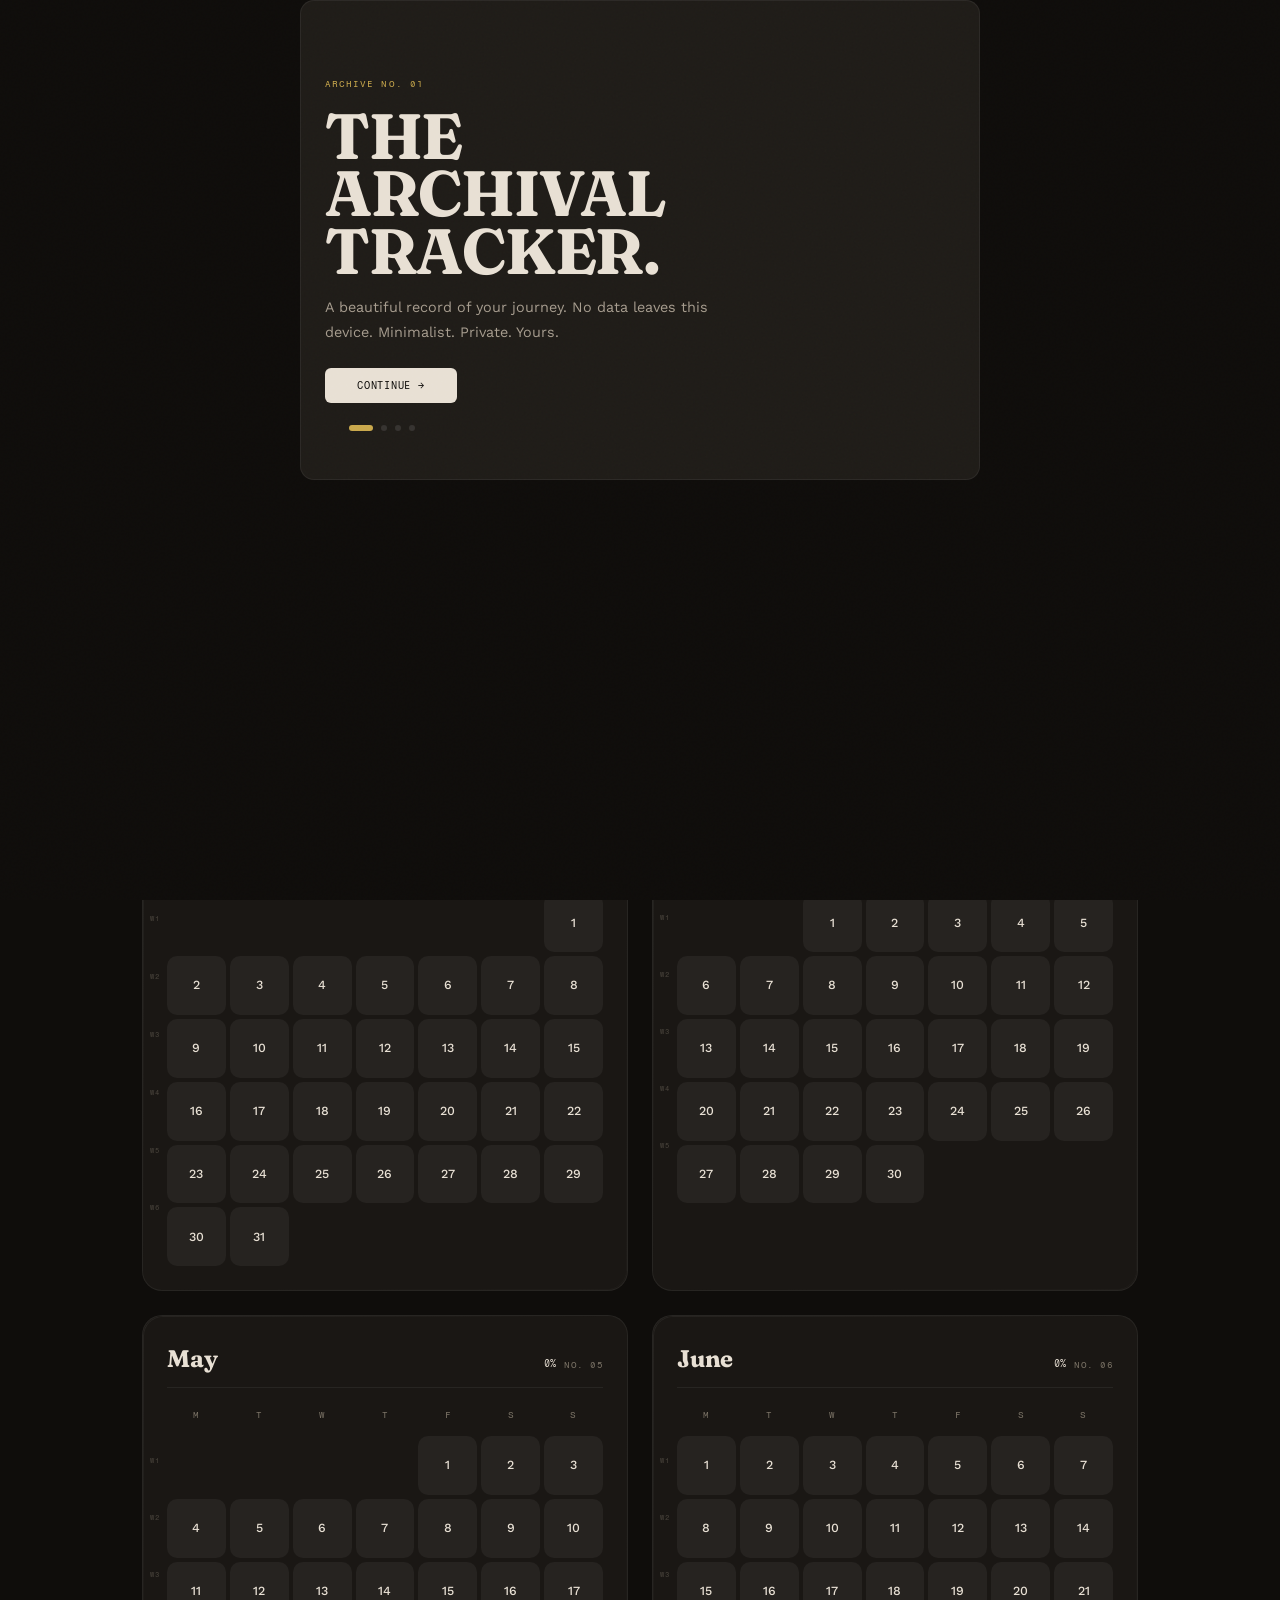
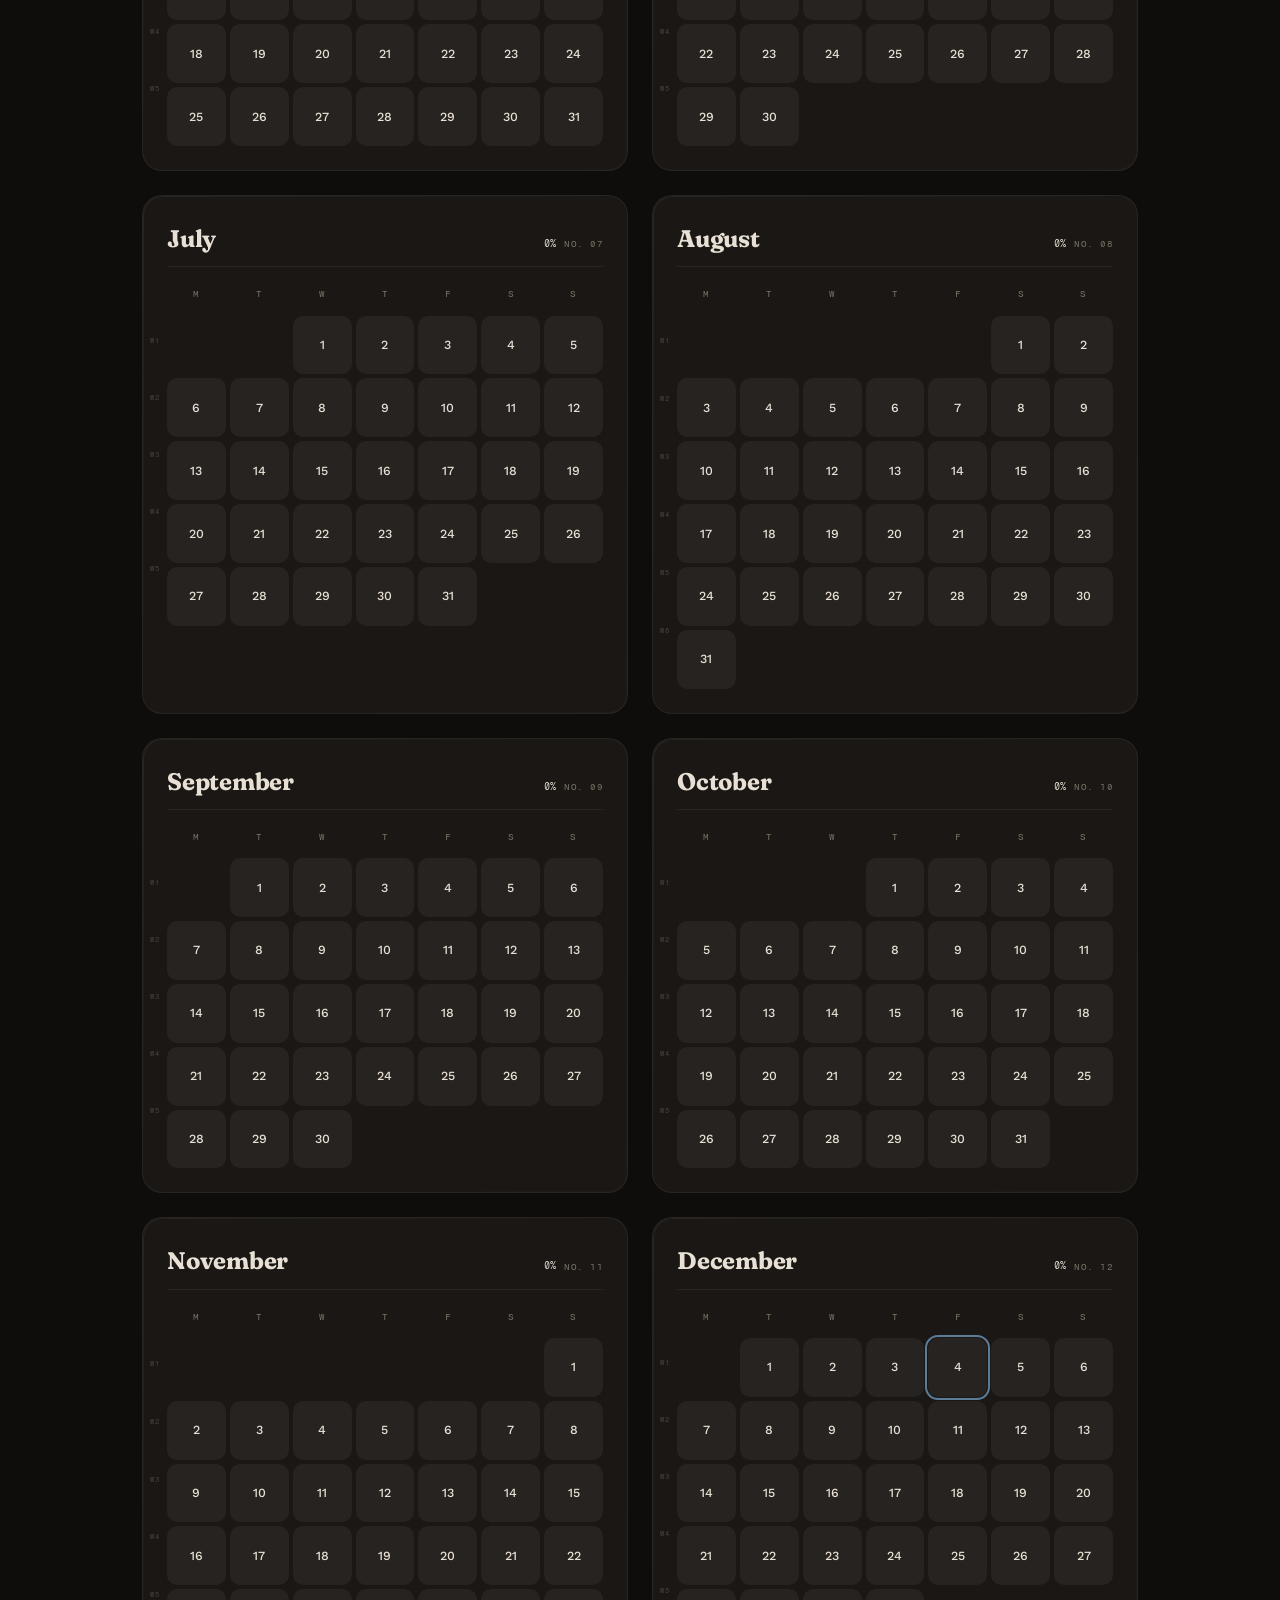
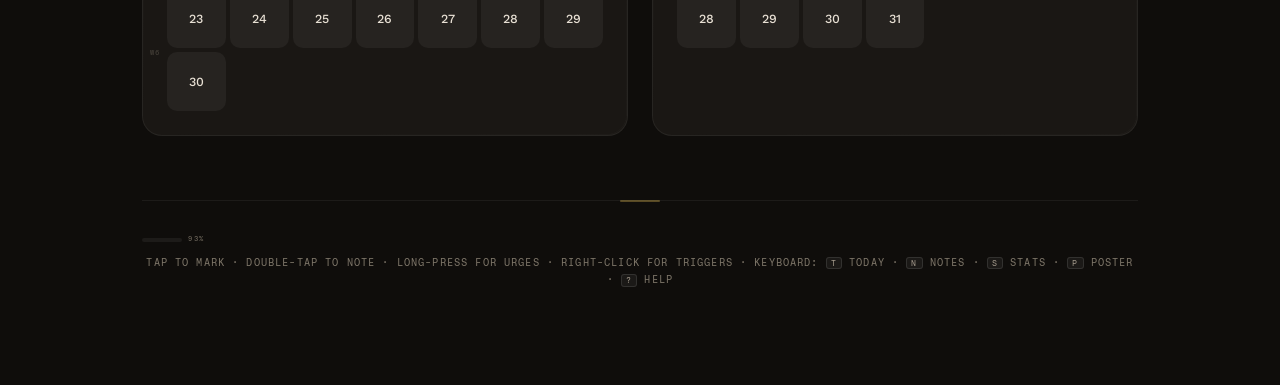
<file: index.html>
<!DOCTYPE html>
<html lang="en">

<head>
    <meta charset="UTF-8">
    <meta name="viewport" content="width=device-width, initial-scale=1.0, viewport-fit=cover">
    <title>Yearly Record</title>
    <meta name="description"
        content="A beautiful archival daily tracker. Color-code every day of the year, journal margin notes, and export stunning posters of your progress.">

    <!-- Favicon (inline SVG) -->
    <link rel="icon"
        href="data:image/svg+xml,%3Csvg xmlns='http://www.w3.org/2000/svg' viewBox='0 0 100 100'%3E%3Crect width='100' height='100' rx='20' fill='%23181716'/%3E%3Ccircle cx='50' cy='50' r='28' fill='none' stroke='%23EAE6DF' stroke-width='4'/%3E%3C/svg%3E"
        type="image/svg+xml">

    <!-- Editorial Typography: Fraunces · Work Sans · Fragment Mono -->
    <link rel="preconnect" href="https://fonts.googleapis.com">
    <link rel="preconnect" href="https://fonts.gstatic.com" crossorigin>
    <link href="https://fonts.googleapis.com/css2?family=Fraunces:opsz,wght,SOFT@9..144,300;9..144,400;9..144,600;9..144,700;9..144,900,50&family=Work+Sans:wght@300;400;500;600&family=Fragment+Mono:wght@400&display=swap" rel="stylesheet">

    <!-- PWA Settings -->
    <link rel="manifest" href="manifest.json">
    <meta name="theme-color" content="#181716">
    <meta name="apple-mobile-web-app-capable" content="yes">
    <meta name="apple-mobile-web-app-status-bar-style" content="black-translucent">
    <link rel="apple-touch-icon"
        href="data:image/svg+xml,%3Csvg xmlns='http://www.w3.org/2000/svg' viewBox='0 0 100 100'%3E%3Crect width='100' height='100' fill='%23181716'/%3E%3Ccircle cx='50' cy='50' r='30' fill='none' stroke='%23EAE6DF' stroke-width='4'/%3E%3C/svg%3E">

    <link rel="stylesheet" href="styles.css">
</head>

<body>
    <a href="#calendar-grid" class="skip-link">Skip to calendar</a>

    <!-- Window Controls Overlay Title Bar (Desktop PWA) -->
    <div id="title-bar-overlay" class="title-bar-overlay">
        <span class="title-bar-text">The Daily Tracker</span>
    </div>

    <div aria-live="polite" aria-atomic="true" class="sr-only" id="announcements"></div>

    <div class="texture-overlay"></div>

    <!-- Desktop Navigation Bar -->
    <nav class="desktop-nav" id="desktop-nav">
        <div class="desktop-nav-inner">
            <span class="nav-brand">
                <span class="nav-brand-mark"><svg viewBox="0 0 24 24" fill="none" stroke="currentColor" stroke-width="1.5" width="12" height="12"><polygon points="12 2 15.09 8.26 22 9.27 17 14.14 18.18 21.02 12 17.77 5.82 21.02 7 14.14 2 9.27 8.91 8.26 12 2"/></svg></span>
                ARCHIVE
            </span>
            <div class="nav-links">
                <button type="button" class="nav-link ripple" id="nav-jump-today">
                    <svg viewBox="0 0 24 24" fill="none" stroke="currentColor" stroke-width="2" stroke-linecap="round" stroke-linejoin="round">
                        <circle cx="12" cy="12" r="10"/>
                        <polyline points="12 6 12 12 16 14"/>
                    </svg>
                    Today
                </button>
                <button type="button" class="nav-link ripple" id="nav-toggle-notes">
                    <svg viewBox="0 0 24 24" fill="none" stroke="currentColor" stroke-width="2" stroke-linecap="round" stroke-linejoin="round">
                        <path d="M4 19.5A2.5 2.5 0 016.5 17H20"/>
                        <path d="M6.5 2H20v20H6.5A2.5 2.5 0 014 19.5v-15A2.5 2.5 0 016.5 2z"/>
                    </svg>
                    Notes
                </button>
                <button type="button" class="nav-link ripple" id="nav-toggle-stats">
                    <svg viewBox="0 0 24 24" fill="none" stroke="currentColor" stroke-width="2" stroke-linecap="round" stroke-linejoin="round">
                        <line x1="18" y1="20" x2="18" y2="10"/>
                        <line x1="12" y1="20" x2="12" y2="4"/>
                        <line x1="6" y1="20" x2="6" y2="14"/>
                    </svg>
                    Stats
                </button>
                <button class="nav-link ripple" id="nav-theme-toggle">
                    <svg viewBox="0 0 24 24" fill="none" stroke="currentColor" stroke-width="2" stroke-linecap="round" stroke-linejoin="round">
                        <path d="M21 12.79A9 9 0 1111.21 3 7 7 0 0021 12.79z"/>
                    </svg>
                    <span id="nav-theme-label">Light Mode</span>
                </button>
                <button class="nav-link ripple" id="nav-export-poster">
                    <svg viewBox="0 0 24 24" fill="none" stroke="currentColor" stroke-width="2" stroke-linecap="round" stroke-linejoin="round">
                        <rect x="3" y="3" width="18" height="18" rx="2" ry="2"/>
                        <circle cx="8.5" cy="8.5" r="1.5"/>
                        <polyline points="21 15 16 10 5 21"/>
                    </svg>
                    Poster
                </button>
            </div>
        </div>
    </nav>

    <div class="app-layout">
        <main class="page-container">
            <header class="masthead">
        <div class="title-lockup">
            <div class="title-lockup-left">
                <span class="eyebrow">Yearly Record</span>
                <h1 class="logo">
                    <span class="year-prefix">NO.</span><span id="current-year" class="year-main">2026</span>
                </h1>
            </div>
            <div class="masthead-weekly-pattern" id="masthead-weekly-pattern">
                <div class="dist-grid" id="masthead-dist-grid">
                    <!-- Populated by JS -->
                </div>
            </div>
        </div>

                <div class="stats-panel">
                    <button class="modal-x" id="stats-x-close" aria-label="Close Stats">&times;</button>

                    <div class="stats-inner">
                        <!-- Dashboard Header -->
                        <div class="stats-header">
                            <div class="stats-header-left">
                                <span class="stats-overline">Yearly Record</span>
                                <h2 class="stats-headline">Dashboard</h2>
                            </div>
                            <div class="stats-year-badge">
                                <span class="stats-year-badge-year" id="stats-current-year">2026</span>
                                <span class="stats-year-badge-label">RPT</span>
                            </div>
                        </div>

                        <!-- Primary Metric Cards -->
                        <div class="metrics-grid">
                            <div class="metric-card metric-card-streak">
                                <div class="metric-icon">
                                    <svg viewBox="0 0 24 24" fill="none" stroke="currentColor" stroke-width="1.5" stroke-linecap="round" stroke-linejoin="round">
                                        <polygon points="13 2 3 14 12 14 11 22 21 10 12 10 13 2"/>
                                    </svg>
                                </div>
                                <div class="metric-body">
                                    <span class="metric-label">Running Streak</span>
                                    <div class="metric-value-row">
                                        <span class="metric-value" id="streak-val">0</span>
                                        <span class="metric-unit">days</span>
                                    </div>
                                </div>
                            </div>
                            <div class="metric-card metric-card-best">
                                <div class="metric-icon">
                                    <svg viewBox="0 0 24 24" fill="none" stroke="currentColor" stroke-width="1.5" stroke-linecap="round" stroke-linejoin="round">
                                        <circle cx="12" cy="8" r="6"/>
                                        <path d="M15.477 12.89L17 22l-5-3-5 3 1.523-9.11"/>
                                    </svg>
                                </div>
                                <div class="metric-body">
                                    <span class="metric-label">Longest Streak</span>
                                    <div class="metric-value-row">
                                        <span class="metric-value" id="best-streak-val">0</span>
                                        <span class="metric-unit">days</span>
                                    </div>
                                </div>
                            </div>
                            <div class="metric-card metric-card-clean">
                                <div class="metric-icon">
                                    <svg viewBox="0 0 24 24" fill="none" stroke="currentColor" stroke-width="1.5" stroke-linecap="round" stroke-linejoin="round">
                                        <path d="M22 11.08V12a10 10 0 11-5.93-9.14"/>
                                        <polyline points="22 4 12 14.01 9 11.01"/>
                                    </svg>
                                </div>
                                <div class="metric-body">
                                    <span class="metric-label">Days Clean</span>
                                    <div class="metric-value-row">
                                        <span class="metric-value success-val" id="success-val">0</span>
                                        <span class="metric-unit">total</span>
                                    </div>
                                </div>
                            </div>
                            <div class="metric-card metric-card-relapsed">
                                <div class="metric-icon">
                                    <svg viewBox="0 0 24 24" fill="none" stroke="currentColor" stroke-width="1.5" stroke-linecap="round" stroke-linejoin="round">
                                        <circle cx="12" cy="12" r="10"/>
                                        <line x1="15" y1="9" x2="9" y2="15"/>
                                        <line x1="9" y1="9" x2="15" y2="15"/>
                                    </svg>
                                </div>
                                <div class="metric-body">
                                    <span class="metric-label">Days Relapsed</span>
                                    <div class="metric-value-row">
                                        <span class="metric-value fail-val" id="fail-val">0</span>
                                        <span class="metric-unit">total</span>
                                    </div>
                                </div>
                            </div>
                        </div>

                        <!-- Year Progress -->
                        <div class="stats-section">
                            <div class="stats-section-title">
                                <span>Year Progress</span>
                            </div>
                            <div class="progress-ring-card">
                                <div class="progress-ring-wrap">
                                    <svg class="progress-ring-svg" viewBox="0 0 120 120">
                                        <circle class="progress-ring-bg" cx="60" cy="60" r="52"/>
                                        <circle class="progress-ring-fill" id="progress-ring-fill" cx="60" cy="60" r="52" style="stroke-dasharray: 326.73; stroke-dashoffset: 326.73;"/>
                                    </svg>
                                    <div class="progress-ring-center">
                                        <span class="progress-ring-pct" id="progress-pct">0%</span>
                                        <span class="progress-ring-sub">elapsed</span>
                                    </div>
                                </div>
                                <div class="progress-stats">
                                    <div class="progress-stat">
                                        <span class="progress-stat-val" id="days-tracked">0</span>
                                        <span class="progress-stat-label">Tracked</span>
                                    </div>
                                    <div class="progress-stat-divider"></div>
                                    <div class="progress-stat">
                                        <span class="progress-stat-val" id="days-remaining">0</span>
                                        <span class="progress-stat-label">Remaining</span>
                                    </div>
                                    <div class="progress-stat-divider"></div>
                                    <div class="progress-stat">
                                        <span class="progress-stat-val success-val" id="success-rate">0%</span>
                                        <span class="progress-stat-label">Success</span>
                                    </div>
                                </div>
                            </div>
                        </div>

                        <!-- Weekly Pattern (mobile only) -->
                        <div class="stats-section weekly-pattern-in-stats mobile-only">
                            <div class="stats-section-title">
                                <span>Weekly Pattern</span>
                                <span class="stats-section-tip">Distribution by day</span>
                            </div>
                            <div class="distribution-panel" id="distribution-panel">
                                <div class="dist-grid" id="dist-grid">
                                    <!-- Populated by JS -->
                                </div>
                            </div>
                        </div>

                        <!-- Milestones + Monthly Purity (Combined on Desktop) -->
                        <div class="stats-section-row">
                            <!-- Milestones + Records -->
                            <div class="stats-section">
                                <div class="stats-section-title">
                                    <span>Milestones</span>
                                </div>
                                <div class="milestone-rings" id="milestone-rings"></div>
                                <div class="records-board" id="records-board"></div>
                            </div>

                            <!-- Monthly Purity -->
                            <div class="stats-section">
                                <div class="stats-section-title">
                                    <span>Monthly Purity</span>
                                </div>
                                <div class="purity-bars" id="purity-bars"></div>
                            </div>
                        </div>

                        <!-- Achievements -->
                        <div class="stats-section">
                            <div class="stats-section-title">
                                <span>Achievements</span>
                                <span class="stats-section-tip" id="badge-count">0 earned</span>
                            </div>
                            <div class="badge-grid" id="badge-grid"></div>
                        </div>

                        <!-- Insights -->
                        <div class="stats-section">
                            <div class="stats-section-title">
                                <span>Insights</span>
                            </div>
                            <div class="insights-card" id="insights-card"></div>
                        </div>

                        <!-- Actions -->
                        <div class="stats-actions">
                            <button class="text-btn" id="share-btn">
                                <svg viewBox="0 0 24 24" fill="none" stroke="currentColor" stroke-width="1.5" stroke-linecap="round" stroke-linejoin="round" width="14" height="14">
                                    <rect x="3" y="3" width="18" height="18" rx="2" ry="2"/>
                                    <circle cx="8.5" cy="8.5" r="1.5"/>
                                    <polyline points="21 15 16 10 5 21"/>
                                </svg>
                                Save Poster
                            </button>
                            <button class="text-btn text-danger" id="reset-btn">
                                <svg viewBox="0 0 24 24" fill="none" stroke="currentColor" stroke-width="1.5" stroke-linecap="round" stroke-linejoin="round" width="14" height="14">
                                    <polyline points="3 6 5 6 21 6"/>
                                    <path d="M19 6v14a2 2 0 01-2 2H7a2 2 0 01-2-2V6m3 0V4a2 2 0 012-2h4a2 2 0 012 2v2"/>
                                </svg>
                                Clear All
                            </button>
                        </div>
                    </div>
                </div>
            </header>

            <div class="legend">
                <div class="legend-row">
                    <span class="dot neutral-dot"></span> <span class="legend-text">Unmarked</span>
                </div>
                <div class="legend-row">
                    <span class="dot success-dot"></span> <span class="legend-text">Clean</span>
                </div>
                <div class="legend-row">
                    <span class="dot fail-dot"></span> <span class="legend-text">Relapse</span>
                </div>
                <div class="legend-row">
                    <span class="dot today-dot"></span> <span class="legend-text">Present Day</span>
                </div>
            </div>

            <section class="calendar-layout" id="calendar-grid">
                <!-- Calendar months will be injected here via JS -->
            </section>

            <footer class="colophon footer-note">
                <div class="footer-row">
                    <span class="year-progress"><span class="yp-bar"><span class="yp-fill" id="yp-fill"></span></span><span class="yp-text" id="yp-text"></span></span>
                    <span>Tap to mark · double-tap to note · long-press for urges · right-click for triggers · keyboard: <kbd>t</kbd> today · <kbd>n</kbd> notes · <kbd>s</kbd> stats · <kbd>p</kbd> poster · <kbd>?</kbd> help</span>
                </div>
            </footer>
        </main>

        <!-- Desktop Notes Sidebar / Mobile Notes Overlay -->
        <div class="sidebar-group" id="sidebar-group">
            <aside class="notes-sidebar" id="notes-sidebar">
                <button class="modal-x" id="notes-x-close" aria-label="Close Notes">&times;</button>
                <div class="sidebar-header">
                    <h2 class="sidebar-title">Notes</h2>
                    <span class="sidebar-sub">Notes from the record</span>
                </div>

                <div class="sidebar-tools">
                    <label class="sidebar-search-wrap" for="sidebar-search">
                        <span class="sidebar-search-label">Search the archive</span>
                        <input type="search" id="sidebar-search" class="sidebar-search-input"
                            placeholder="Search notes or #tags">
                    </label>
                    <div class="sidebar-filter-bar">
                        <button class="sidebar-clear-btn" id="sidebar-clear-filters" type="button">Clear</button>
                    </div>
                    <div class="sidebar-tag-rail" id="sidebar-tag-rail">
                        <!-- Populated by JS -->
                    </div>
                </div>

                <button class="sidebar-fab" id="sidebar-write-btn">
                    <svg width="20" height="20" viewBox="0 0 24 24" fill="none" stroke="currentColor" stroke-width="2">
                        <path d="M12 20h9" />
                        <path d="M16.5 3.5a2.121 2.121 0 013 3L7 19l-4 1 1-4L16.5 3.5z" />
                    </svg>
                    <span>Log Today</span>
                </button>

                <div class="sidebar-notes-list" id="sidebar-notes-list">
                    <!-- Populated by JS -->
                </div>
                <div class="sidebar-empty" id="sidebar-empty">
                    <svg class="empty-icon" viewBox="0 0 24 24" fill="none" stroke="currentColor" stroke-width="1.2" stroke-linecap="round" stroke-linejoin="round">
                        <path d="M12 20h9"/>
                        <path d="M16.5 3.5a2.121 2.121 0 013 3L7 19l-4 1 1-4L16.5 3.5z"/>
                        <circle cx="12" cy="12" r="2" opacity="0.3"/>
                    </svg>
                    <p>No inscriptions yet.</p>
                    <p class="sidebar-hint">Double-tap any day to leave a thought</p>
                </div>
            </aside>
            <div class="sidebar-overlay" id="sidebar-overlay"></div>
        </div>
    </div>

    <!-- Margin Note Modal -->
    <div class="modal-overlay" id="note-modal">
        <div class="margin-modal">
            <button class="modal-x" id="modal-x-close" aria-label="Close Modal">&times;</button>
            <div class="modal-header" id="modal-date-title">March 17, 2026</div>
            <div class="modal-body">
                <div class="note-suggestions" id="note-suggestions">
                    <button class="suggestion-pill" data-value="Stress">Stress</button>
                    <button class="suggestion-pill" data-value="Boredom">Boredom</button>
                    <button class="suggestion-pill" data-value="Social Media">Social Media</button>
                    <button class="suggestion-pill" data-value="Insomnia">Insomnia</button>
                    <button class="suggestion-pill" data-value="Hangover">Hangover</button>
                </div>
                <textarea id="note-textarea" placeholder="What happened today? A single sentence is enough."></textarea>
            </div>
            <div class="modal-footer">
                <button class="modal-btn primary" id="modal-save-btn">Inscribe</button>
            </div>
        </div>
    </div>

    <!-- Auto-Fill Confirmation Modal (Minimalist/Brutalist) -->
    <div class="modal-overlay" id="autofill-modal">
        <div class="margin-modal autofill-modal-content">
            <button class="modal-x" id="autofill-x-close" aria-label="Close Modal">&times;</button>
            <div class="modal-header">Sequence</div>
            <div class="modal-body autofill-minimal-body">
                <div class="autofill-huge-stat" id="autofill-huge-stat">5</div>
                <div class="autofill-stat-label">Days to fill</div>
                <div class="autofill-target-state" id="autofill-target-state">Complete</div>
            </div>
            <div class="modal-footer">
                <button class="modal-btn primary" id="autofill-confirm-btn">Apply</button>
            </div>
        </div>
    </div>

    <!-- Hidden Canvas used for high-res Poster rendering -->
    <canvas id="poster-canvas" style="display: none;"></canvas>

    <!-- Poster Configuration Modal (Advanced) -->
    <div class="modal-overlay" id="poster-modal">
        <div class="margin-modal poster-config-content">
            <button class="modal-x" id="poster-x-close" aria-label="Close Modal">&times;</button>
            <div class="modal-header">Export Archetype</div>
            <div class="modal-body">
                <div class="poster-preview-card" id="poster-preview-card">
                    <div class="preview-mini-header">ARCHIVE <span class="preview-year">2026</span></div>
                    <div class="preview-mini-layout" id="preview-mini-layout">
                        <div class="p-m-col"><div class="p-m-name">Jan</div><div class="p-m-days"><span class="p-dot"></span><span class="p-dot"></span><span class="p-dot"></span><span class="p-dot success"></span><span class="p-dot success"></span><span class="p-dot"></span><span class="p-dot"></span></div></div>
                        <div class="p-m-col"><div class="p-m-name">Feb</div><div class="p-m-days"><span class="p-dot"></span><span class="p-dot fail"></span><span class="p-dot"></span><span class="p-dot"></span><span class="p-dot success"></span><span class="p-dot success"></span><span class="p-dot"></span></div></div>
                        <div class="p-m-col"><div class="p-m-name">Mar</div><div class="p-m-days"><span class="p-dot"></span><span class="p-dot"></span><span class="p-dot success"></span><span class="p-dot success"></span><span class="p-dot success"></span><span class="p-dot"></span><span class="p-dot"></span></div></div>
                    </div>
                    <div class="preview-mini-stats" id="preview-mini-stats">
                        <span class="p-preview-streak">42 DAYS</span>
                        <span class="p-preview-rate">87%</span>
                    </div>
                </div>

                <div class="config-section">
                    <span class="config-label">Format</span>
                    <div class="config-segments" id="config-format-segments">
                        <button class="segment-btn active" data-value="png">PNG</button>
                        <button class="segment-btn" data-value="jpeg">JPEG</button>
                        <button class="segment-btn" data-value="webp">WebP</button>
                    </div>
                </div>

                <div class="config-section">
                    <span class="config-label">Aspect</span>
                    <div class="config-segments" id="config-layout-segments">
                        <button class="segment-btn active" data-value="standard">Standard</button>
                        <button class="segment-btn" data-value="square">Square</button>
                        <button class="segment-btn" data-value="story">Story</button>
                        <button class="segment-btn" data-value="landscape">Wide</button>
                    </div>
                </div>

                <div class="config-section">
                    <span class="config-label">Archetype</span>
                    <div class="poster-theme-grid" id="config-theme-segments">
                        <button class="segment-btn active" data-value="archival">Archival</button>
                        <button class="segment-btn" data-value="gallery">Gallery</button>
                        <button class="segment-btn" data-value="solstice">Solstice</button>
                        <button class="segment-btn" data-value="midnight">Midnight</button>
                        <button class="segment-btn" data-value="dawn">Dawn</button>
                        <button class="segment-btn" data-value="noir">Noir</button>
                    </div>
                </div>

                <div class="config-section">
                    <span class="config-label">Composition</span>
                    <div class="config-toggles">
                        <label class="config-toggle-item">
                            <input type="checkbox" id="config-include-stats" checked>
                            <span class="toggle-track"></span>
                            <span class="toggle-text">Stats</span>
                        </label>
                        <label class="config-toggle-item">
                            <input type="checkbox" id="config-include-notes" checked>
                            <span class="toggle-track"></span>
                            <span class="toggle-text">Notes</span>
                        </label>
                        <label class="config-toggle-item">
                            <input type="checkbox" id="config-include-legend" checked>
                            <span class="toggle-track"></span>
                            <span class="toggle-text">Legend</span>
                        </label>
                        <label class="config-toggle-item">
                            <input type="checkbox" id="config-include-urges" checked>
                            <span class="toggle-track"></span>
                            <span class="toggle-text">Urge Map</span>
                        </label>
                    </div>
                </div>

                <div class="config-section">
                    <span class="config-label">Title (optional)</span>
                    <input type="text" class="config-input" id="config-title" placeholder="e.g. MY YEAR OF DISCIPLINE" maxlength="50">
                </div>
            </div>
            <div class="modal-footer">
                <button class="modal-btn primary" id="poster-generate-btn">GENERATE & DOWNLOAD</button>
            </div>
        </div>
    </div>

    <!-- Premium Editorial Onboarding Overlay -->
    <div class="modal-overlay" id="onboarding-overlay">
        <div class="onboarding-carousel" id="onboarding-carousel">
            <!-- Slide 1: Introduction -->
            <div class="onboarding-slide active" data-index="0">
                <div class="onboard-tag">Archive NO. 01</div>
                <h2 class="onboarding-title">THE<br>ARCHIVAL<br>TRACKER.</h2>
                <p class="onboarding-sub">A beautiful record of your journey. No data leaves this device. Minimalist.
                    Private. Yours.</p>
                <div class="onboarding-footer">
                    <button class="onboarding-next-btn">CONTINUE &rarr;</button>
                </div>
            </div>

            <!-- Slide 2: Dynamic Marking -->
            <div class="onboarding-slide" data-index="1">
                <div class="onboard-tag">Interactions</div>
                <h2 class="onboarding-title">MARK YOUR<br>JOURNEY.</h2>
                <div class="onboarding-feature-grid">
                    <div class="feature-item">
                        <span class="feature-key">TAP · DRAG</span>
                        <span class="feature-desc">Mark days Clean or Relapse. Drag across multiple days to batch-mark.</span>
                    </div>
                    <div class="feature-item">
                        <span class="feature-key">AUTO-FILL</span>
                        <span class="feature-desc">Mark one end of a gap and the app suggests filling the middle.</span>
                    </div>
                    <div class="feature-item">
                        <span class="feature-key">LONG-PRESS</span>
                        <span class="feature-desc">Log an urge with intensity and trigger tags.</span>
                    </div>
                </div>
                <div class="onboarding-footer">
                    <button class="onboarding-next-btn">NEXT &rarr;</button>
                </div>
            </div>

            <!-- Slide 3: Margin Notes + Triggers -->
            <div class="onboarding-slide" data-index="2">
                <div class="onboard-tag">Inscriptions</div>
                <h2 class="onboarding-title">NOTE &<br>TRACK TRIGGERS.</h2>
                <div class="onboarding-feature-grid">
                    <div class="feature-item wide">
                        <span class="feature-key">DOUBLE TAP</span>
                        <span class="feature-desc">Open the margin to inscribe your thoughts, tags, or feelings for that
                            specific day.</span>
                    </div>
                    <div class="feature-item">
                        <span class="feature-key">ON RELAPSE</span>
                        <span class="feature-desc">Tag what led to it: Stress, Boredom, Social Media, and more.</span>
                    </div>
                </div>
                <div class="onboarding-footer">
                    <button class="onboarding-next-btn">NEXT &rarr;</button>
                </div>
            </div>

            <!-- Slide 4: Dashboard + Export -->
            <div class="onboarding-slide" data-index="3">
                <div class="onboard-tag">Record</div>
                <h2 class="onboarding-title">TRACK, VIEW,<br>EXPORT.</h2>
                <div class="onboarding-feature-grid">
                    <div class="feature-item wide">
                        <span class="feature-key">DASHBOARD</span>
                        <span class="feature-desc">Streaks, milestones, monthly purity, achievements, pattern insights, and a trend chart — all in one place.</span>
                    </div>
                    <div class="feature-item wide">
                        <span class="feature-key">POSTER</span>
                        <span class="feature-desc">Generate high-resolution archival posters of your year to save or share.</span>
                    </div>
                </div>
                <div class="onboarding-footer">
                    <button class="onboarding-start-btn" id="onboarding-start-btn">BEGIN RECORDING</button>
                    <button class="onboarding-skip-btn" id="onboarding-skip-btn">Or Skip All</button>
                </div>
            </div>

            <div class="onboarding-pagination" id="onboarding-pagination">
                <span class="dot active"></span>
                <span class="dot"></span>
                <span class="dot"></span>
                <span class="dot"></span>
            </div>
        </div>
    </div>

    <!-- Urge Log Modal -->
    <div class="modal-overlay" id="urge-modal">
        <div class="margin-modal">
            <button class="modal-x" id="urge-x-close" aria-label="Close Modal">&times;</button>
            <div class="modal-header">Log Urge</div>
            <div class="modal-body">
                <div class="urge-section">
                    <span class="urge-section-label">Intensity</span>
                    <div class="intensity-options" id="intensity-options"></div>
                </div>
                <div class="urge-section">
                    <span class="urge-section-label">Tag</span>
                    <div class="trigger-grid" id="urge-trigger-grid">
                        <button class="trigger-chip" data-value="stress">Stress</button>
                        <button class="trigger-chip" data-value="boredom">Boredom</button>
                        <button class="trigger-chip" data-value="social">Social Media</button>
                        <button class="trigger-chip" data-value="lonely">Loneliness</button>
                        <button class="trigger-chip" data-value="late">Late Night</button>
                        <button class="trigger-chip" data-value="work">Work Pressure</button>
                        <button class="trigger-chip" data-value="alone">Alone at Home</button>
                        <button class="trigger-chip" data-value="anxiety">Anxiety</button>
                        <button class="trigger-chip" data-value="fatigue">Fatigue</button>
                        <button class="trigger-chip" data-value="anger">Anger</button>
                        <button class="trigger-chip" data-value="shower">After Shower</button>
                        <button class="trigger-chip" data-value="waking">Waking Up</button>
                        <button class="trigger-chip" data-value="habit">Habit Loop</button>
                        <button class="trigger-chip" data-value="other">Other</button>
                    </div>
                </div>
                <div class="urge-section">
                    <span class="urge-section-label">Mood</span>
                    <div class="mood-options" id="mood-options">
                        <button class="mood-btn" data-mood="great" aria-label="Great">
                            <svg viewBox="0 0 24 24" fill="none" stroke="currentColor" stroke-width="1.5"><circle cx="12" cy="12" r="10"/><path d="M8 14s1.5 3 4 3 4-3 4-3"/><circle cx="9" cy="9" r="1" fill="currentColor"/><circle cx="15" cy="9" r="1" fill="currentColor"/></svg>
                        </button>
                        <button class="mood-btn" data-mood="good" aria-label="Good">
                            <svg viewBox="0 0 24 24" fill="none" stroke="currentColor" stroke-width="1.5"><circle cx="12" cy="12" r="10"/><path d="M8 13s1.5 2 4 2 4-2 4-2"/><circle cx="9" cy="9" r="1" fill="currentColor"/><circle cx="15" cy="9" r="1" fill="currentColor"/></svg>
                        </button>
                        <button class="mood-btn" data-mood="okay" aria-label="Okay">
                            <svg viewBox="0 0 24 24" fill="none" stroke="currentColor" stroke-width="1.5"><circle cx="12" cy="12" r="10"/><line x1="8" y1="14" x2="16" y2="14"/><circle cx="9" cy="9" r="1" fill="currentColor"/><circle cx="15" cy="9" r="1" fill="currentColor"/></svg>
                        </button>
                        <button class="mood-btn" data-mood="low" aria-label="Low">
                            <svg viewBox="0 0 24 24" fill="none" stroke="currentColor" stroke-width="1.5"><circle cx="12" cy="12" r="10"/><path d="M8 16s1.5-2 4-2 4 2 4 2"/><circle cx="9" cy="9" r="1" fill="currentColor"/><circle cx="15" cy="9" r="1" fill="currentColor"/></svg>
                        </button>
                        <button class="mood-btn" data-mood="awful" aria-label="Awful">
                            <svg viewBox="0 0 24 24" fill="none" stroke="currentColor" stroke-width="1.5"><circle cx="12" cy="12" r="10"/><path d="M8 17s1.5-3 4-3 4 3 4 3"/><circle cx="9" cy="9" r="1" fill="currentColor"/><circle cx="15" cy="9" r="1" fill="currentColor"/></svg>
                        </button>
                    </div>
                </div>
                <div class="urge-section">
                    <span class="urge-section-label">Note</span>
                    <textarea class="urge-note" id="urge-note" placeholder="Optional note..." rows="2"></textarea>
                </div>
            </div>
            <div class="modal-footer">
                <button class="modal-btn primary" id="urge-save-btn">Log</button>
            </div>
        </div>
    </div>

    <!-- Trigger Tag Modal (appears on fail) -->
    <div class="modal-overlay" id="trigger-modal">
        <div class="margin-modal">
            <button class="modal-x" id="trigger-x-close" aria-label="Close Modal">&times;</button>
            <div class="modal-header">Tag Relapse</div>
            <div class="modal-body">
                <p class="trigger-context" id="trigger-context"></p>
                <div class="trigger-grid" id="trigger-selection-grid">
                    <button class="trigger-chip" data-value="stress">Stress</button>
                    <button class="trigger-chip" data-value="boredom">Boredom</button>
                    <button class="trigger-chip" data-value="social">Social Media</button>
                    <button class="trigger-chip" data-value="lonely">Loneliness</button>
                    <button class="trigger-chip" data-value="late">Late Night</button>
                    <button class="trigger-chip" data-value="work">Work Pressure</button>
                    <button class="trigger-chip" data-value="habit">Habit Loop</button>
                    <button class="trigger-chip" data-value="alone">Alone at Home</button>
                    <button class="trigger-chip" data-value="anxiety">Anxiety</button>
                    <button class="trigger-chip" data-value="fatigue">Fatigue</button>
                    <button class="trigger-chip" data-value="anger">Anger</button>
                    <button class="trigger-chip" data-value="shower">After Shower</button>
                    <button class="trigger-chip" data-value="waking">Waking Up</button>
                    <button class="trigger-chip" data-value="other">Other</button>
                </div>
                <div class="encouragement-box" id="encouragement-box">
                    <span class="encouragement-text" id="encouragement-text"></span>
                </div>
            </div>
            <div class="modal-footer">
                <button class="modal-btn" id="trigger-skip-btn">Skip</button>
                <button class="modal-btn primary" id="trigger-confirm-btn">Tag</button>
            </div>
        </div>
    </div>

    <!-- Trend View Modal -->
    <div class="modal-overlay" id="trend-modal">
        <div class="margin-modal trend-modal-content">
            <button class="modal-x" id="trend-x-close" aria-label="Close Modal">&times;</button>
            <div class="modal-header">Streak History</div>
            <div class="modal-body">
                <canvas id="trend-canvas" width="500" height="200"></canvas>
            </div>
        </div>
    </div>

    <!-- Confetti Canvas Overlay (hidden by default) -->
    <canvas id="confetti-canvas" class="confetti-overlay"></canvas>

    <!-- Urge Heatmap Modal -->
    <div class="modal-overlay" id="heatmap-modal">
        <div class="margin-modal wide-modal">
            <button class="modal-x" id="heatmap-x-close" aria-label="Close Heatmap">&times;</button>
            <div class="modal-header">Urge Heatmap</div>
            <div class="modal-body heatmap-body">
                <div class="heatmap-key">
                    <span class="heatmap-key-label">Fewer</span>
                    <span class="heatmap-key-dot key-0"></span>
                    <span class="heatmap-key-dot key-1"></span>
                    <span class="heatmap-key-dot key-2"></span>
                    <span class="heatmap-key-dot key-3"></span>
                    <span class="heatmap-key-dot key-4"></span>
                    <span class="heatmap-key-label">More</span>
                </div>
                <canvas id="heatmap-canvas" width="600" height="200"></canvas>
            </div>
            <div class="modal-footer">
                <button class="modal-btn primary" id="heatmap-close-btn">Close</button>
            </div>
        </div>
    </div>

    <!-- Pattern Insights Modal -->
    <div class="modal-overlay" id="insights-modal">
        <div class="margin-modal">
            <button class="modal-x" id="insights-x-close" aria-label="Close Insights">&times;</button>
            <div class="modal-header">Patterns</div>
            <div class="modal-body insights-body" id="insights-body"></div>
            <div class="modal-footer">
                <button class="modal-btn primary" id="insights-close-btn">Close</button>
            </div>
        </div>
    </div>

    <!-- Bottom Navigation Bar (mobile only) -->
    <nav class="bottom-nav" id="bottom-nav">
        <button class="bnav-item" id="bnav-today" aria-label="Jump to Today">
            <svg width="20" height="20" viewBox="0 0 24 24" fill="none" stroke="currentColor" stroke-width="2">
                <circle cx="12" cy="12" r="10" />
                <polyline points="12 6 12 12 16 14" />
            </svg>
            <span>Today</span>
        </button>
        <button class="bnav-item" id="bnav-stats" aria-label="Open Stats">
            <svg width="20" height="20" viewBox="0 0 24 24" fill="none" stroke="currentColor" stroke-width="2">
                <rect x="3" y="12" width="4" height="9" />
                <rect x="10" y="7" width="4" height="14" />
                <rect x="17" y="3" width="4" height="18" />
            </svg>
            <span>Stats</span>
        </button>
        <button class="bnav-item" id="bnav-note" aria-label="Open All Notes">
            <svg width="20" height="20" viewBox="0 0 24 24" fill="none" stroke="currentColor" stroke-width="2">
                <path d="M4 19.5A2.5 2.5 0 016.5 17H20"></path>
                <path d="M6.5 2H20v20H6.5A2.5 2.5 0 014 19.5v-15A2.5 2.5 0 016.5 2z"></path>
            </svg>
            <span>Notes</span>
        </button>
        <button class="bnav-item" id="bnav-urge" aria-label="Log an Urge">
            <svg width="20" height="20" viewBox="0 0 24 24" fill="none" stroke="currentColor" stroke-width="2">
                <path d="M13 2L3 14h9l-1 8 10-12h-9l1-8z"/>
            </svg>
            <span>Urge</span>
        </button>
        <button class="bnav-item" id="bnav-top" aria-label="Scroll to Top">
            <svg width="20" height="20" viewBox="0 0 24 24" fill="none" stroke="currentColor" stroke-width="2">
                <polyline points="18 15 12 9 6 15" />
            </svg>
            <span>Top</span>
        </button>
    </nav>

    <div id="toast-container" role="status" aria-live="polite"></div>
    <script src="app.js"></script>
    <script>
        if ('serviceWorker' in navigator) {
            window.addEventListener('load', () => {
                navigator.serviceWorker.register('./sw.js')
                    .catch(err => console.log('SW registration failed: ', err));
            });
        }
    </script>
</body>

</html>
</file>
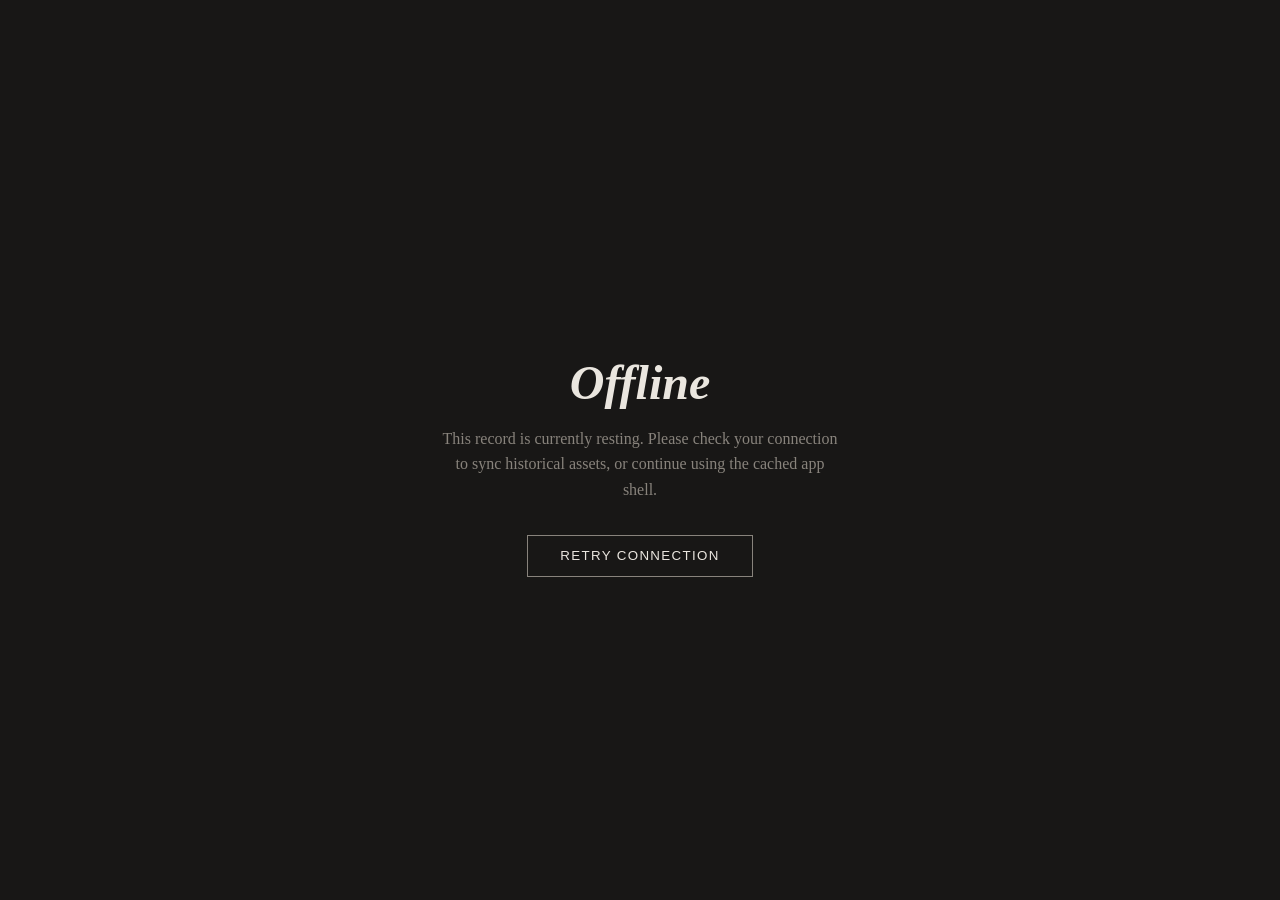
<file: offline.html>
<!DOCTYPE html>
<html lang="en">
<head>
    <meta charset="UTF-8">
    <meta name="viewport" content="width=device-width, initial-scale=1.0">
    <title>Offline | The Daily Tracker</title>
    <style>
        :root {
            --bg: #181716;
            --text: #EAE6DF;
            --dim: #88837C;
        }
        body {
            background: var(--bg);
            color: var(--text);
            font-family: serif;
            display: flex;
            align-items: center;
            justify-content: center;
            height: 100vh;
            margin: 0;
            text-align: center;
        }
        .container {
            max-width: 400px;
            padding: 2rem;
        }
        h1 {
            font-size: 3rem;
            font-style: italic;
            margin-bottom: 1rem;
        }
        p {
            color: var(--dim);
            line-height: 1.6;
            margin-bottom: 2rem;
        }
        button {
            background: none;
            border: 1px solid var(--dim);
            color: var(--text);
            padding: 0.8rem 2rem;
            cursor: pointer;
            font-family: sans-serif;
            text-transform: uppercase;
            letter-spacing: 0.1em;
            transition: all 0.3s ease;
        }
        button:hover {
            border-color: var(--text);
            background: rgba(255,255,255,0.05);
        }
    </style>
</head>
<body>
    <div class="container">
        <h1>Offline</h1>
        <p>This record is currently resting. Please check your connection to sync historical assets, or continue using the cached app shell.</p>
        <button onclick="window.location.reload()">Retry Connection</button>
    </div>
</body>
</html>
</file>
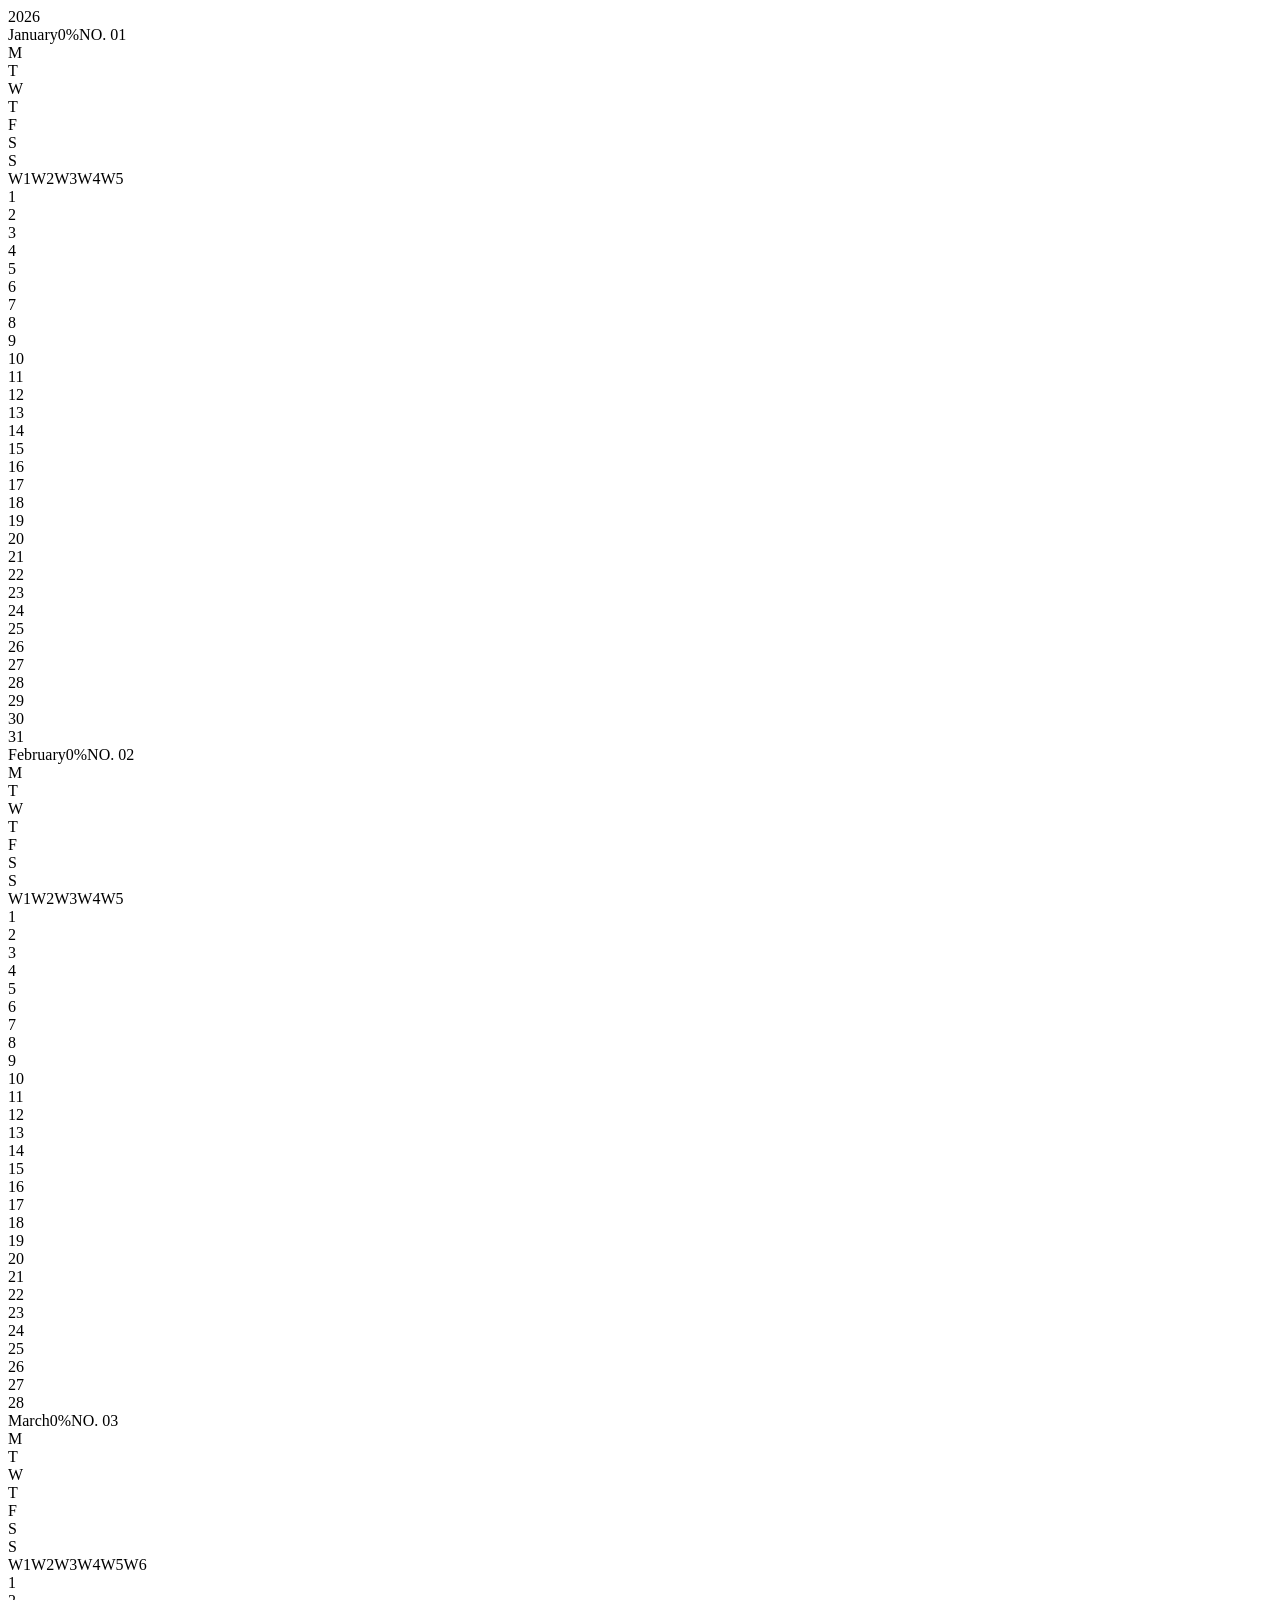
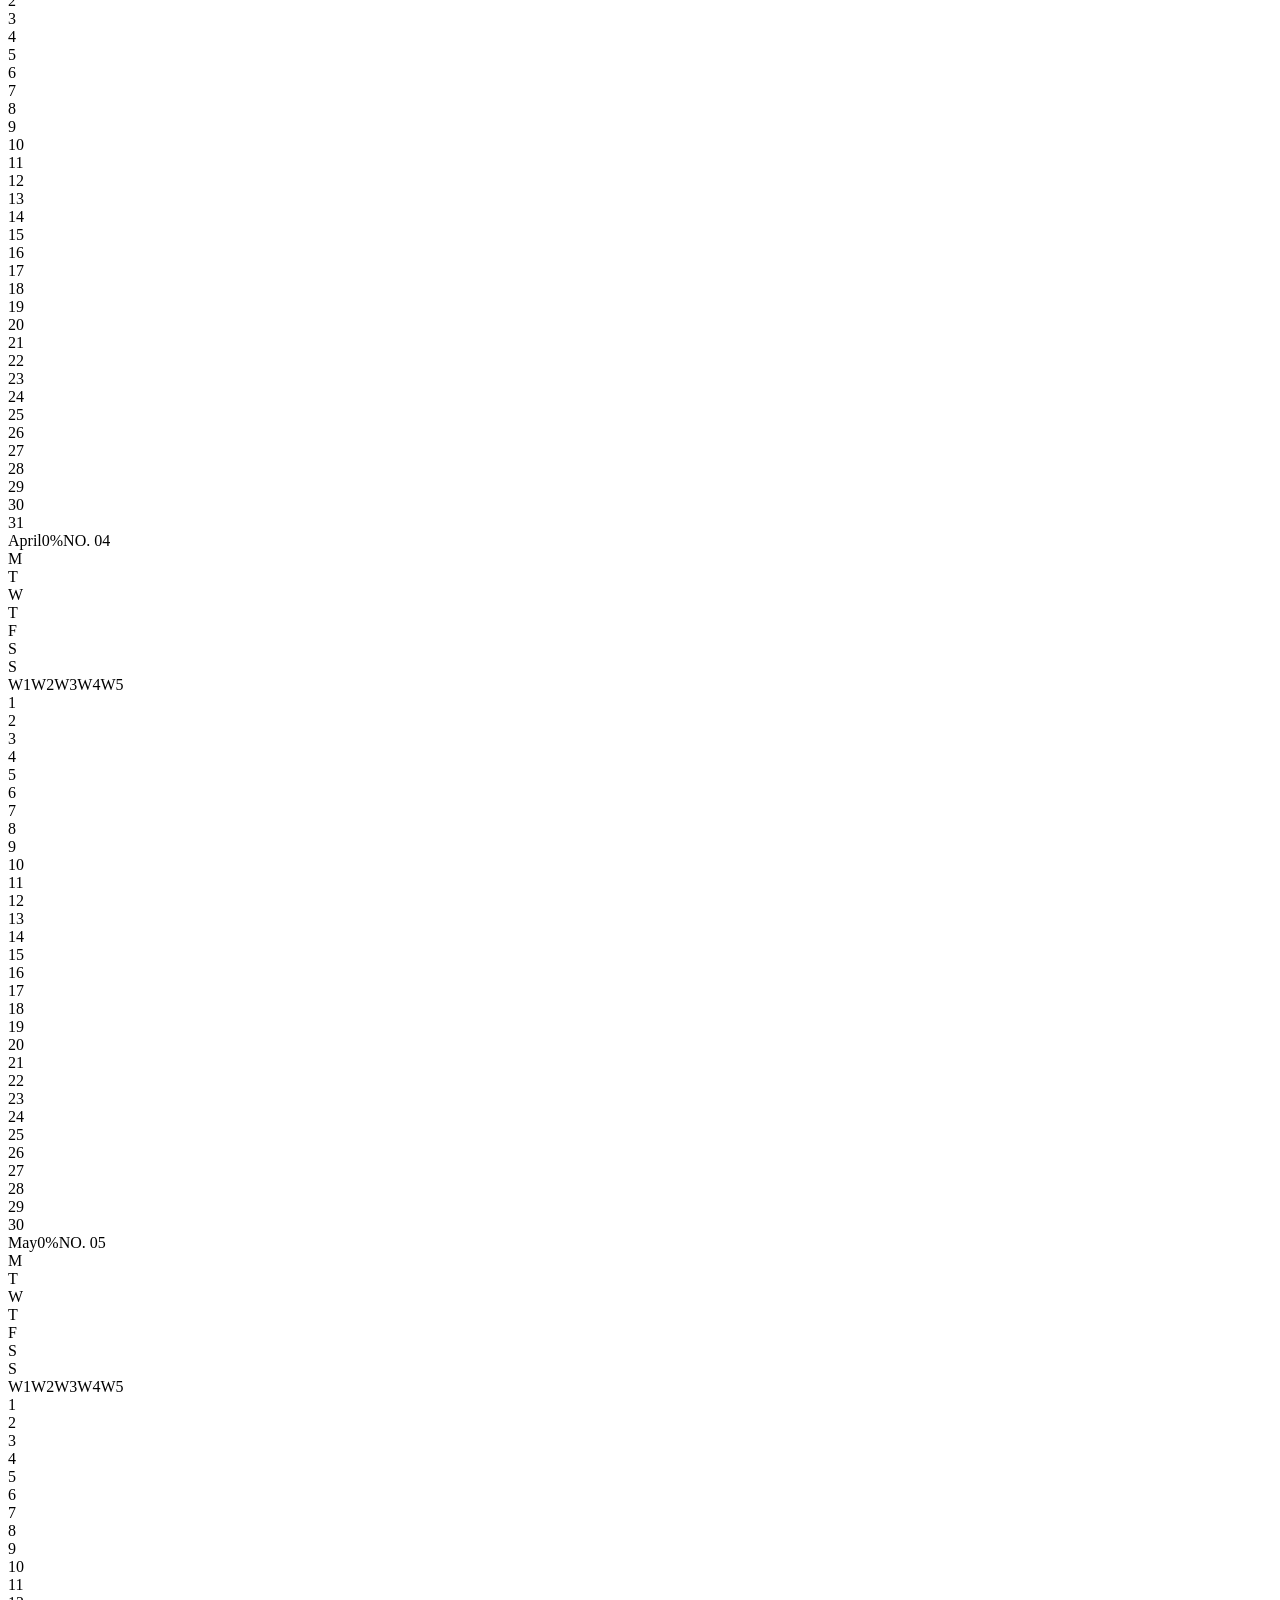
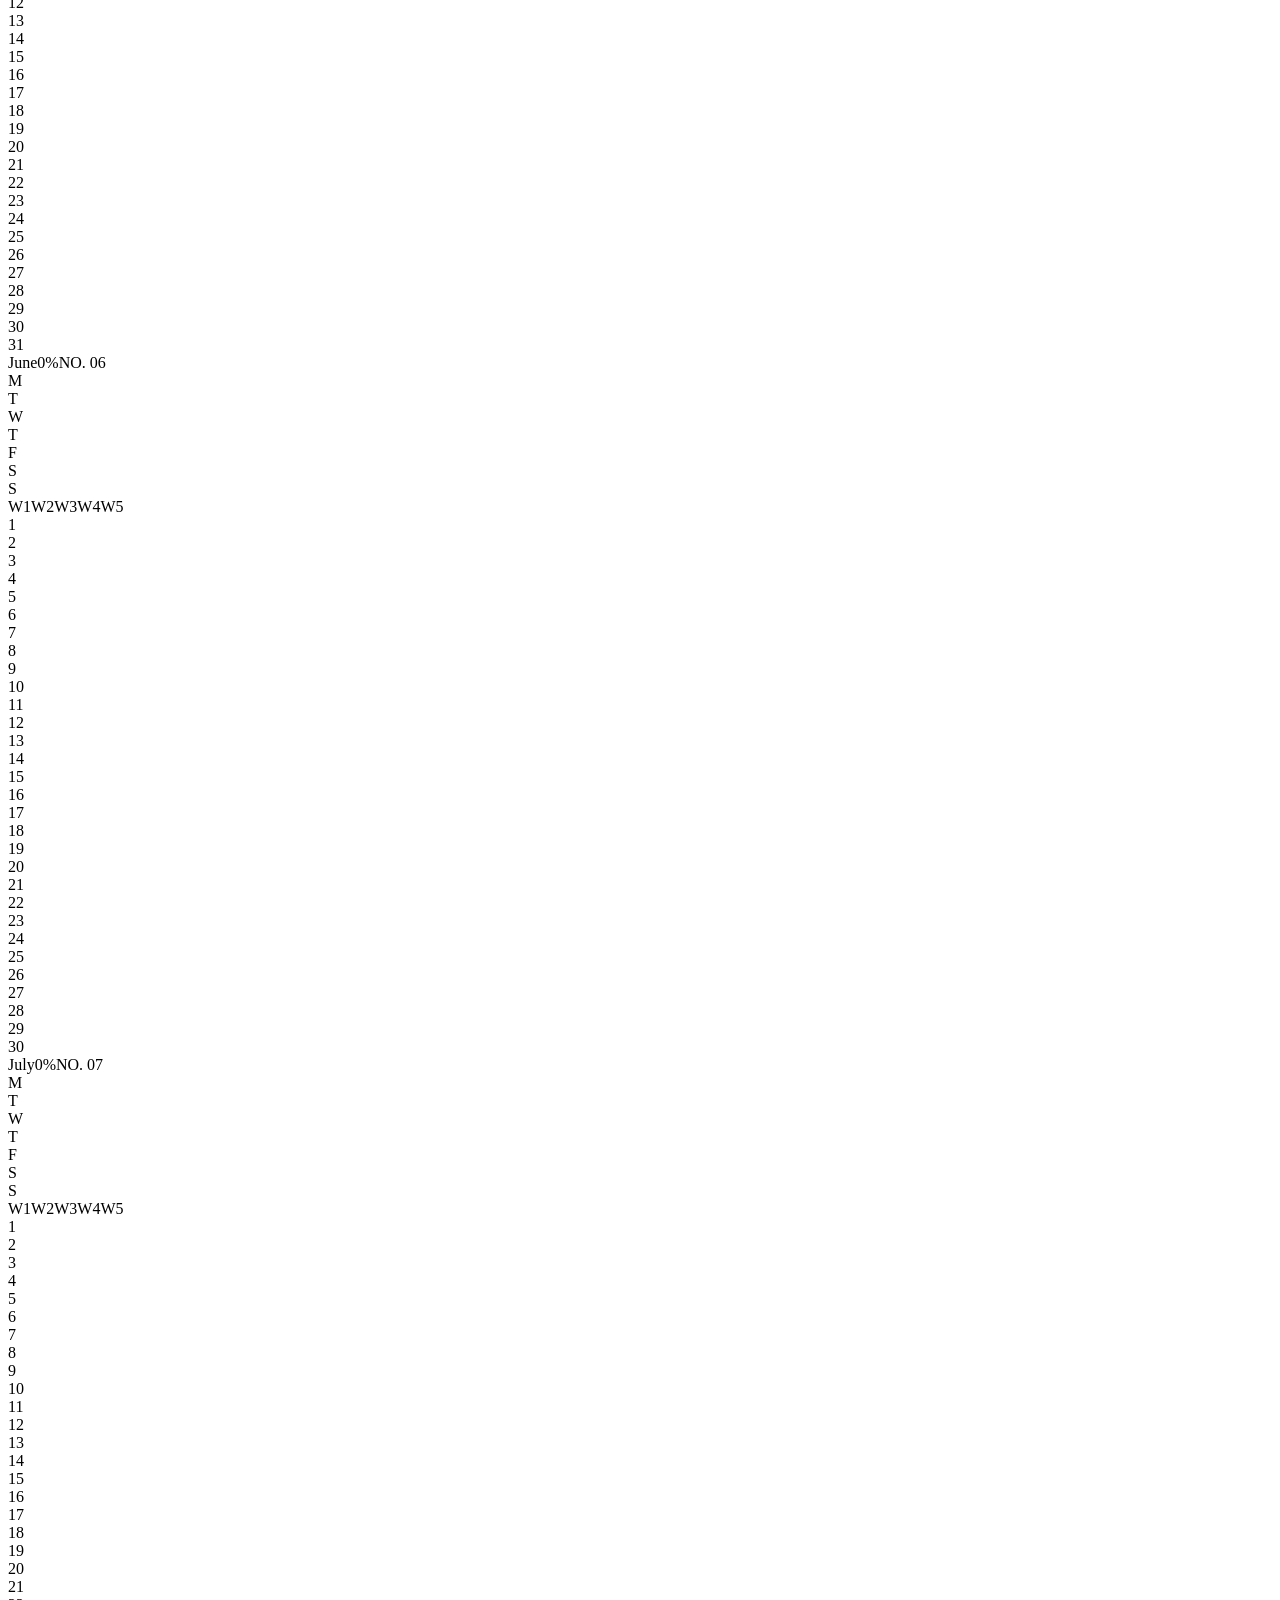
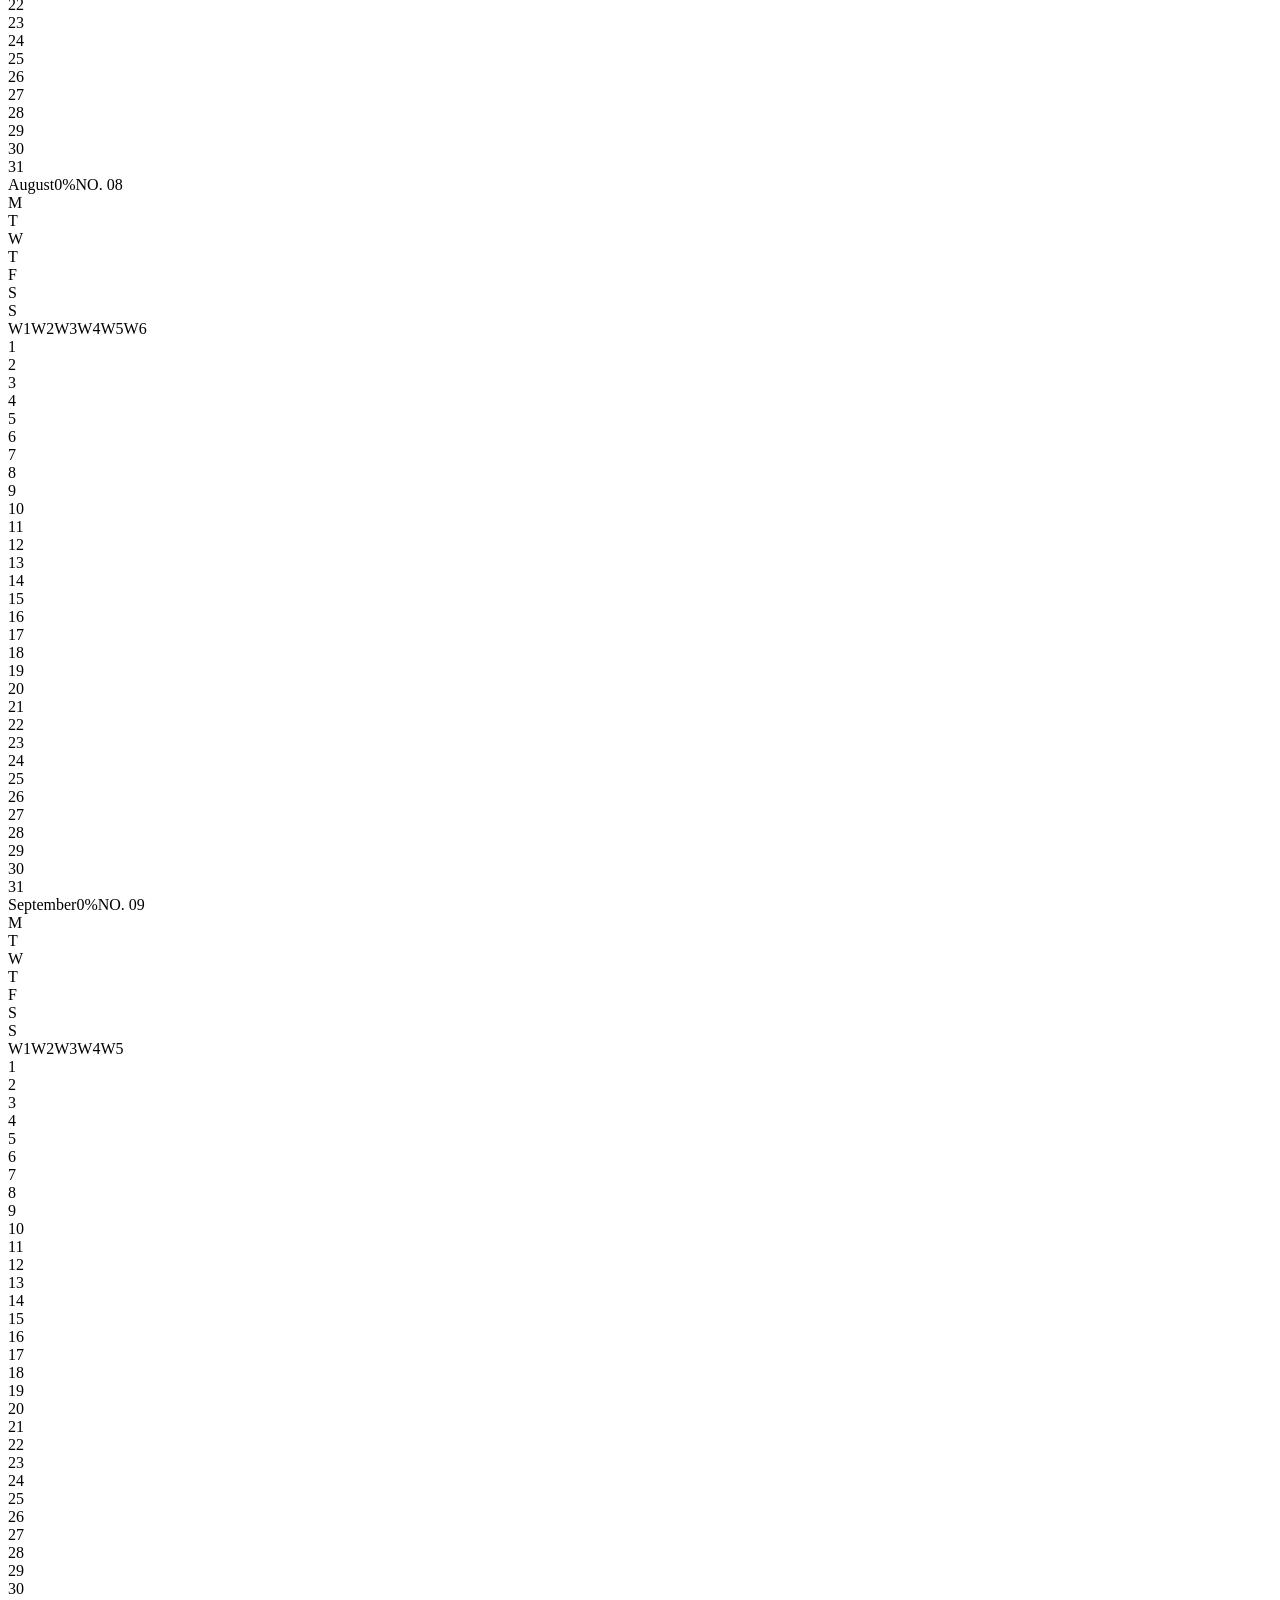
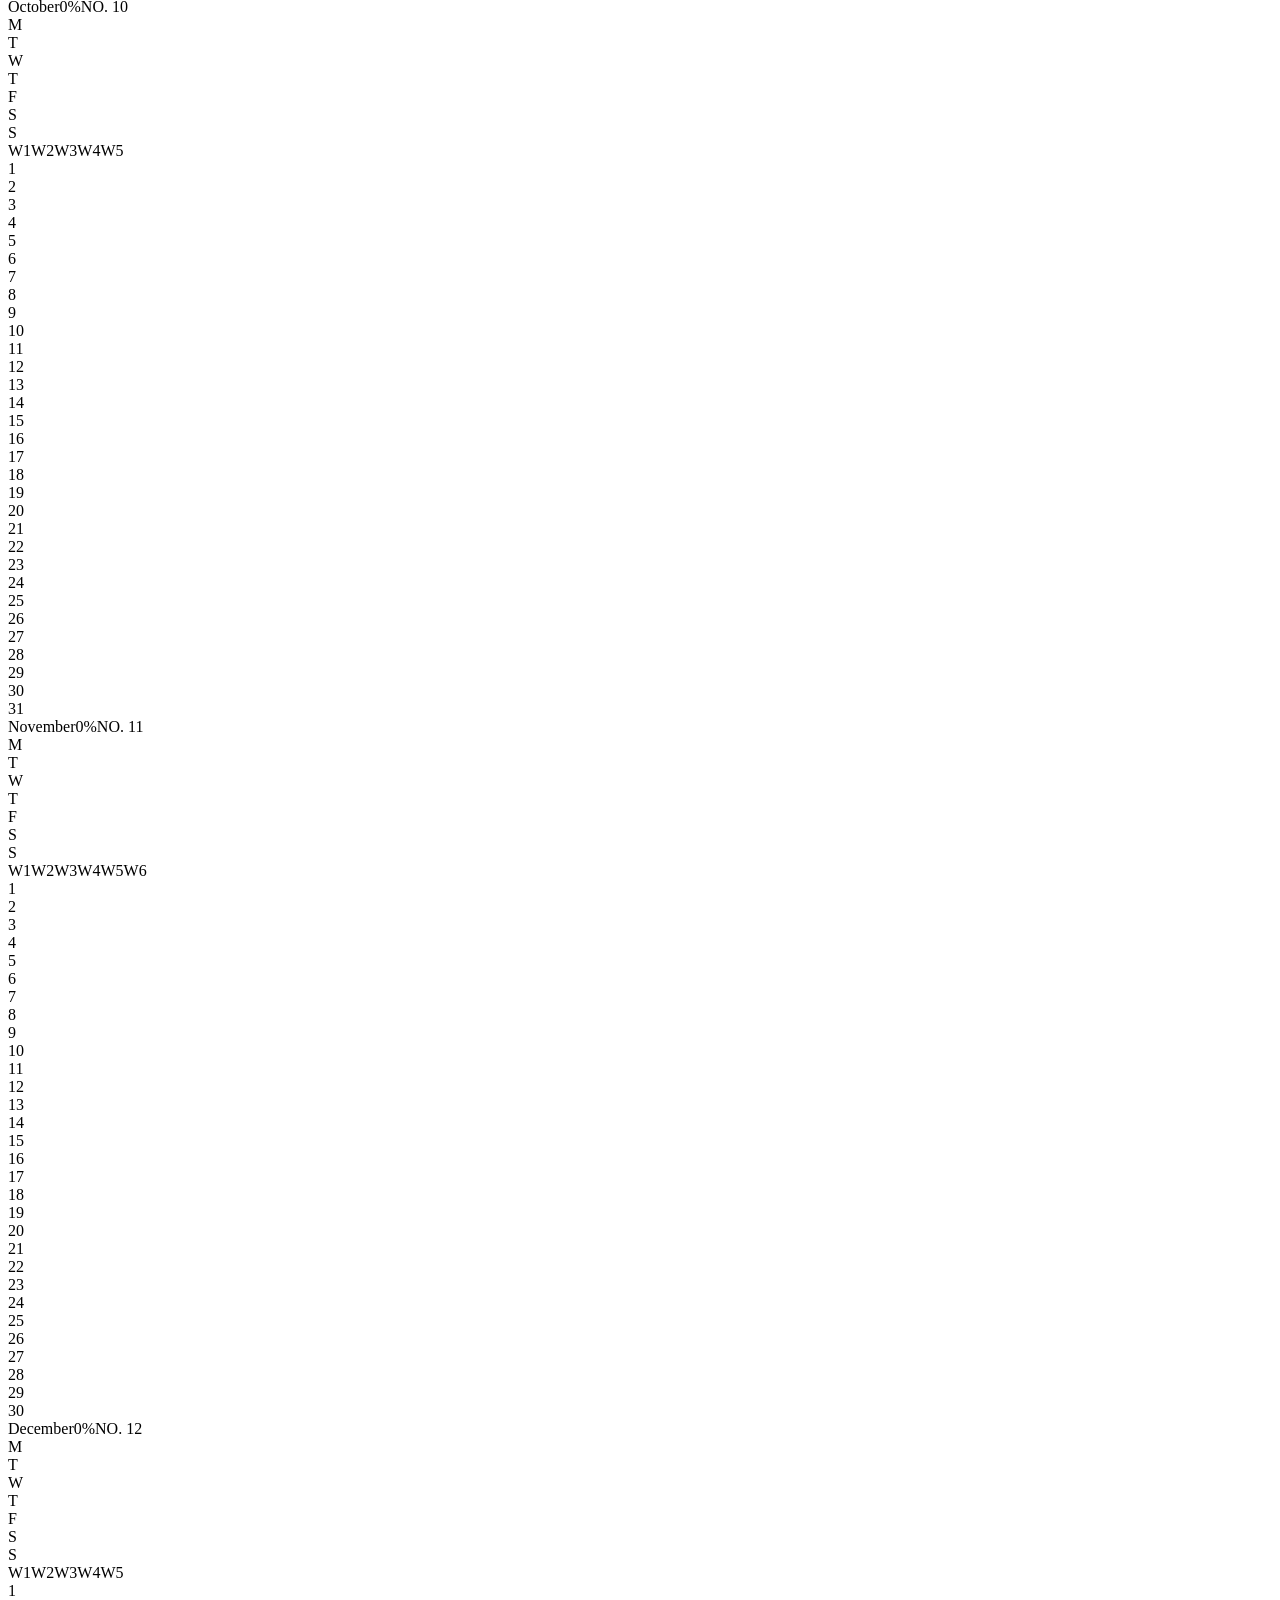
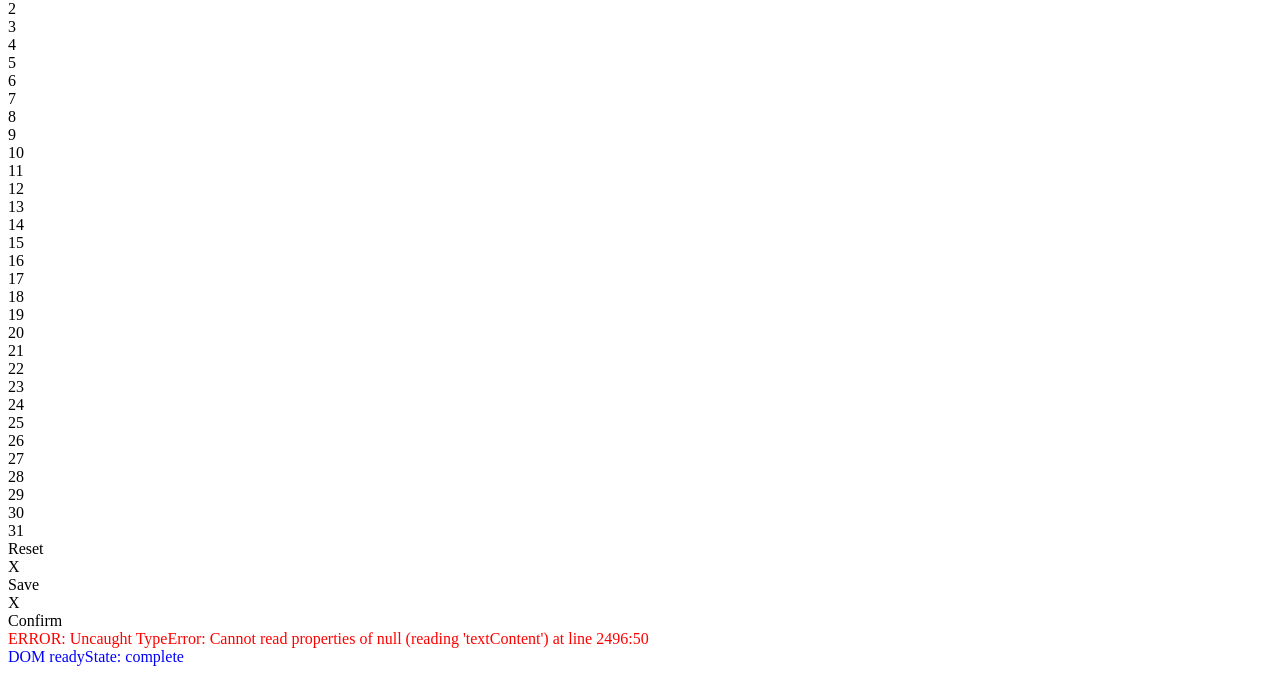
<file: test_errors.html>
<!DOCTYPE html>
<html><head><meta charset="UTF-8"></head><body>
<div id="current-year">2026</div>
<div id="calendar-grid"></div>
<div class="stats-panel"></div>
<div id="reset-btn">Reset</div>
<div id="modal-x-close">X</div>
<div id="note-modal"></div>
<div id="modal-save-btn">Save</div>
<div id="autofill-modal"></div>
<div id="autofill-x-close">X</div>
<div id="autofill-confirm-btn">Confirm</div>
<div id="poster-modal"></div>
<div id="poster-preview-card"></div>
<div id="toast-container"></div>
<div id="sidebar-notes-list"></div>
<div id="sidebar-empty"></div>
<div id="sidebar-overlay"></div>
<div id="notes-sidebar"></div>
<div id="sidebar-search"></div>
<div id="sidebar-tag-rail"></div>
<div id="sidebar-clear-filters"></div>
<div id="sidebar-write-btn"></div>
<div id="nav-jump-today"></div>
<div id="nav-toggle-notes"></div>
<div id="nav-toggle-stats"></div>
<div id="nav-theme-toggle"></div>
<div id="nav-export-poster"></div>
<div id="share-btn"></div>
<div id="stats-x-close"></div>
<div id="notes-x-close"></div>
<div id="mood-options"></div>
<div id="heatmap-modal"></div>
<div id="heatmap-x-close"></div>
<div id="heatmap-close-btn"></div>
<div id="insights-modal"></div>
<div id="insights-x-close"></div>
<div id="insights-close-btn"></div>
<div id="insights-card"></div>
<div id="bnav-urge"></div>
<div id="trigger-modal"></div>
<div id="trigger-x-close"></div>
<div id="trigger-skip-btn"></div>
<div id="trigger-confirm-btn"></div>
<div id="trigger-selection-grid"></div>
<div id="urge-modal"></div>
<div id="urge-x-close"></div>
<div id="urge-save-btn"></div>
<div id="urge-trigger-grid"></div>
<div id="trend-modal"></div>
<div id="trend-x-close"></div>
<div id="bnav-today"></div>
<div id="bnav-stats"></div>
<div id="bnav-note"></div>
<div id="bnav-top"></div>
<div id="onboarding-overlay"></div>
<div id="sidebar-note-list"></div>
<script>
window.onerror = function(msg, url, line, col, err) {
    var d = document.createElement('div');
    d.style.color = 'red';
    d.textContent = 'ERROR: ' + msg + ' at line ' + line + ':' + col;
    document.body.appendChild(d);
};
</script>
<script src="app.js"></script>
<script>
setTimeout(function() {
    var errors = document.querySelectorAll('[style*="color: red"]');
    if (errors.length === 0) {
        var d = document.createElement('div');
        d.style.color = 'green';
        d.textContent = 'NO ERRORS - init completed';
        document.body.appendChild(d);
    }
    var d2 = document.createElement('div');
    d2.style.color = 'blue';
    d2.textContent = 'DOM readyState: ' + document.readyState;
    document.body.appendChild(d2);
}, 1000);
</script>
</body></html>
</file>
<file: styles.css>
/* ==========================================================================
   DESIGN SYSTEM: PREMIUM DEMI-MINIMALIST × MOBILE-FIRST
   A warm, tactile, editorial-grade daily tracker.
   Fraunces · Work Sans · Fragment Mono
   ========================================================================== */

:root {
  --bg-base: #0F0D0B;
  --bg-surface: #1A1714;
  --bg-surface-hover: #24201C;
  --bg-elevated: #1F1C18;
  --bg-glass: rgba(15, 13, 11, 0.72);
  --bg-glass-light: rgba(26, 23, 20, 0.85);

  --border-subtle: rgba(255, 255, 255, 0.06);
  --border-default: rgba(255, 255, 255, 0.10);
  --border-strong: rgba(255, 255, 255, 0.16);

  --text-primary: #E8E0D4;
  --text-secondary: #A69C8E;
  --text-dim: #7D7568;

  --color-accent: #C9A84C;
  --color-accent-glow: rgba(201, 168, 76, 0.25);

  --color-success: #2E7D5E;
  --color-success-hover: #3A9170;
  --color-success-glow: rgba(46, 125, 94, 0.35);

  --color-fail: #B84A4A;
  --color-fail-hover: #CF5A5A;
  --color-fail-glow: rgba(184, 74, 74, 0.35);

  --color-neutral: rgba(255, 255, 255, 0.05);
  --color-today: #5B7D9A;
  --color-today-glow: rgba(91, 125, 154, 0.25);

  --font-display: 'Fraunces', Georgia, serif;
  --font-ui: 'Work Sans', system-ui, sans-serif;
  --font-mono: 'Fragment Mono', 'SF Mono', monospace;

  --sp-2xs: 0.125rem;
  --sp-xs: 0.25rem;
  --sp-sm: 0.5rem;
  --sp-md: 0.75rem;
  --sp-lg: 1rem;
  --sp-xl: 1.5rem;
  --sp-2xl: 2rem;
  --sp-3xl: 3rem;
  --sp-4xl: 4rem;

  --radius-sm: 6px;
  --radius-md: 10px;
  --radius-lg: 14px;
  --radius-xl: 20px;
  --radius-full: 9999px;

  --ease-out: cubic-bezier(0.16, 1, 0.3, 1);
  --ease-in-out: cubic-bezier(0.65, 0, 0.35, 1);
  --ease-spring: cubic-bezier(0.34, 1.56, 0.64, 1);

  --duration-fast: 0.15s;
  --duration: 0.35s;
  --duration-slow: 0.55s;

  --safe-top: env(safe-area-inset-top, 0px);
  --safe-bottom: env(safe-area-inset-bottom, 0px);

  --nav-height: 64px;
}

:root[data-theme="light"] {
  --bg-base: #F2ECE2;
  --bg-surface: #FAF6F0;
  --bg-surface-hover: #F5EFE6;
  --bg-elevated: #FDFBF8;
  --bg-glass: rgba(242, 236, 226, 0.78);
  --bg-glass-light: rgba(250, 246, 240, 0.92);

  --border-subtle: rgba(0, 0, 0, 0.05);
  --border-default: rgba(0, 0, 0, 0.09);
  --border-strong: rgba(0, 0, 0, 0.14);

  --text-primary: #1C1916;
  --text-secondary: #6B635A;
  --text-dim: #9C9488;

  --color-success: #2E7D5E;
  --color-success-glow: rgba(46, 125, 94, 0.18);
  --color-fail: #B84A4A;
  --color-fail-glow: rgba(184, 74, 74, 0.18);
  --color-neutral: rgba(0, 0, 0, 0.04);
  --color-today: #4A7A9A;
  --color-today-glow: rgba(74, 122, 154, 0.18);
}

/* ============================================================
   RESET & BASE
   ============================================================ */
*, *::before, *::after { margin: 0; padding: 0; box-sizing: border-box; }

html {
  font-size: 16px;
  -webkit-text-size-adjust: 100%;
  -webkit-tap-highlight-color: transparent;
}

body {
  background: var(--bg-base);
  color: var(--text-primary);
  font-family: var(--font-ui);
  font-weight: 400;
  min-height: 100vh;
  min-height: 100dvh;
  overflow-x: hidden;
  line-height: 1.6;
  -webkit-font-smoothing: antialiased;
  -moz-osx-font-smoothing: grayscale;
  padding-bottom: calc(var(--nav-height) + var(--safe-bottom) + var(--sp-lg));
}

::selection { background: var(--color-accent); color: var(--bg-base); }
:focus-visible { outline: 2px solid var(--color-accent); outline-offset: 2px; }

/* Skip-to-content link */
.skip-link {
  position: fixed;
  top: -100%;
  left: 1rem;
  z-index: 10000;
  background: var(--text-primary);
  color: var(--bg-base);
  padding: 0.75rem 1.5rem;
  font-family: var(--font-mono);
  font-size: 0.7rem;
  font-weight: 500;
  text-transform: uppercase;
  letter-spacing: 0.08em;
  text-decoration: none;
  transition: top 0.2s ease;
  border-radius: var(--radius-sm);
}
.skip-link:focus {
  top: 1rem;
}

.sr-only {
  position: absolute;
  width: 1px; height: 1px;
  padding: 0; margin: -1px;
  overflow: hidden;
  clip: rect(0,0,0,0);
  white-space: nowrap;
  border: 0;
}

/* Subtle noise texture */
.texture-overlay {
  position: fixed; inset: 0; z-index: 9999;
  pointer-events: none;
  opacity: 0.25;
  background-image: url("data:image/svg+xml,%3Csvg viewBox='0 0 256 256' xmlns='http://www.w3.org/2000/svg'%3E%3Cfilter id='n'%3E%3CfeTurbulence type='fractalNoise' baseFrequency='1.6' numOctaves='4' stitchTiles='stitch'/%3E%3C/filter%3E%3Crect width='100%25' height='100%25' filter='url(%23n)' opacity='0.3'/%3E%3C/svg%3E");
  mix-blend-mode: soft-light;
}
:root[data-theme="light"] .texture-overlay { opacity: 0.15; }

/* ============================================================
   TITLE BAR (PWA)
   ============================================================ */
.title-bar-overlay {
  display: none; position: fixed; top: 0;
  left: env(titlebar-area-x, 0);
  width: env(titlebar-area-width, 100%);
  height: env(titlebar-area-height, 33px);
  z-index: 10000;
  -webkit-app-region: drag;
  align-items: center;
  padding-left: var(--sp-lg);
  font-family: var(--font-mono);
  font-size: 0.55rem;
  color: var(--text-dim);
  letter-spacing: 0.12em;
  text-transform: uppercase;
  background: var(--bg-glass);
  backdrop-filter: blur(16px);
}
@media (display-mode: window-controls-overlay) { .title-bar-overlay { display: flex; } }

/* ============================================================
   DESKTOP NAV — Premium Editorial Bar
   ============================================================ */
.desktop-nav {
  display: none;
  position: sticky;
  top: 0;
  z-index: 100;
  width: 100%;
  background: var(--bg-glass);
  backdrop-filter: blur(20px) saturate(1.3);
  -webkit-backdrop-filter: blur(20px) saturate(1.3);
  border-bottom: 1px solid var(--border-subtle);
}
:root[data-theme="light"] .desktop-nav {
  background: rgba(242, 236, 226, 0.82);
}

.desktop-nav-inner {
  max-width: 1440px;
  margin: 0 auto;
  display: flex;
  align-items: center;
  justify-content: space-between;
  padding: 0 var(--sp-2xl);
  height: 60px;
  position: relative;
}

.desktop-nav-inner::after {
  content: '';
  position: absolute;
  bottom: 0;
  left: var(--sp-2xl);
  right: var(--sp-2xl);
  height: 1px;
  background: linear-gradient(90deg, transparent, var(--border-default) 20%, var(--border-default) 80%, transparent);
  pointer-events: none;
}

.nav-brand {
  display: flex;
  align-items: center;
  gap: var(--sp-md);
  font-family: var(--font-display);
  font-size: 0.85rem;
  font-weight: 600;
  font-variation-settings: 'SOFT' 50;
  color: var(--text-primary);
  letter-spacing: 0.02em;
  text-decoration: none;
}

.nav-brand-mark {
  width: 24px;
  height: 24px;
  border: 1.5px solid var(--color-accent);
  border-radius: 4px;
  display: flex;
  align-items: center;
  justify-content: center;
  font-size: 0.5rem;
  font-family: var(--font-mono);
  color: var(--color-accent);
  letter-spacing: 0.1em;
}

.nav-links {
  display: flex;
  align-items: center;
  gap: var(--sp-xs);
}

.nav-link {
  display: flex;
  align-items: center;
  gap: var(--sp-xs);
  background: none;
  border: none;
  font-family: var(--font-ui);
  font-size: 0.7rem;
  font-weight: 500;
  text-transform: uppercase;
  letter-spacing: 0.08em;
  color: var(--text-secondary);
  cursor: pointer;
  padding: 0.45rem 0.85rem;
  border-radius: var(--radius-md);
  transition: all var(--duration-fast) var(--ease-out);
  position: relative;
  white-space: nowrap;
}

.nav-link svg {
  width: 14px;
  height: 14px;
  stroke: currentColor;
  stroke-width: 1.5;
  transition: transform var(--duration-fast) var(--ease-out);
}

.nav-link::after {
  content: '';
  position: absolute;
  bottom: 0;
  left: 50%;
  width: 0;
  height: 1px;
  background: var(--color-accent);
  transition: width 0.3s var(--ease-out), left 0.3s var(--ease-out);
}

.nav-link:hover {
  color: var(--text-primary);
  background: var(--color-neutral);
}

.nav-link:hover::after {
  width: 60%;
  left: 20%;
}

.nav-link:hover svg {
  transform: translateY(-1px);
}

#nav-theme-toggle::after { display: none; }

.nav-link:active {
  transform: scale(0.96);
}

/* Theme toggle special styling */
#nav-theme-toggle {
  font-size: 0.65rem;
  letter-spacing: 0.06em;
}

/* Today link with special accent */
#nav-jump-today {
  color: var(--color-accent);
}
#nav-jump-today:hover {
  background: rgba(201, 168, 76, 0.08);
  color: var(--color-accent);
}

/* WCO Active — shift nav down */
.desktop-nav.wco-active {
  margin-top: env(titlebar-area-height, 0);
}

/* Desktop nav entrance */
@media (min-width: 768px) {
  .desktop-nav {
    animation: desktopNavIn 0.5s var(--ease-out) both;
  }
}
@keyframes desktopNavIn {
  0% { opacity: 0; transform: translateY(-100%); }
  100% { opacity: 1; transform: translateY(0); }
}

/* ============================================================
   APP LAYOUT
   ============================================================ */
.app-layout {
  display: flex;
  max-width: 1440px;
  margin: 0 auto;
  align-items: flex-start;
}

.page-container {
  width: 100%;
  flex: 1;
  padding: var(--sp-xl) var(--sp-lg) var(--sp-4xl);
  min-width: 0;
}

/* ============================================================
   MASTHEAD — Title Lockup
   ============================================================ */
.masthead {
  display: flex;
  flex-direction: column;
  margin-bottom: var(--sp-2xl);
  position: relative;
}

.title-lockup {
  display: flex;
  justify-content: space-between;
  align-items: center;
  padding-bottom: var(--sp-lg);
  border-bottom: 1px solid var(--border-subtle);
  margin-bottom: var(--sp-xl);
}

.title-lockup-left {
  display: flex;
  flex-direction: column;
  gap: 2px;
}

.eyebrow {
  font-family: var(--font-mono);
  font-size: 0.55rem;
  font-weight: 400;
  text-transform: uppercase;
  letter-spacing: 0.15em;
  color: var(--color-accent);
}

.logo {
  font-family: var(--font-display);
  font-size: 2.8rem;
  font-weight: 700;
  line-height: 0.85;
  margin: 0;
  font-variation-settings: 'SOFT' 50;
  color: var(--text-primary);
  display: flex;
  align-items: baseline;
  gap: 0.4rem;
  letter-spacing: -0.03em;
}

.year-prefix {
  font-size: 0.35em;
  font-weight: 400;
  color: var(--text-dim);
  font-variation-settings: 'SOFT' 100;
}

/* ============================================================
   STATS PANEL — Premium Dashboard Overlay
   ============================================================ */
.stats-panel {
  position: fixed;
  top: 0; left: 0;
  width: 100vw;
  height: 100vh;
  height: 100dvh;
  background: var(--bg-glass-light);
  backdrop-filter: blur(24px) saturate(1.2);
  -webkit-backdrop-filter: blur(24px) saturate(1.2);
  z-index: 250;
  padding: calc(var(--safe-top) + var(--sp-lg)) var(--sp-lg) calc(var(--safe-bottom) + var(--sp-lg));
  overflow-y: auto;
  opacity: 0;
  pointer-events: none;
  transition: opacity var(--duration) var(--ease-out);
}
.stats-panel::-webkit-scrollbar { width: 0; }
.stats-panel.active {
  opacity: 1;
  pointer-events: auto;
}

.stats-inner {
  max-width: 560px;
  margin: 0 auto;
  display: flex;
  flex-direction: column;
  gap: var(--sp-lg);
  padding-top: calc(var(--sp-2xl) + 8px);
}

.stats-panel.active .stats-header { animation: fadeUp 0.4s var(--ease-out) 0.05s both; }
.stats-panel.active .metrics-grid { animation: fadeUp 0.4s var(--ease-out) 0.1s both; }
.stats-panel.active .stats-section:nth-child(3) { animation: fadeUp 0.4s var(--ease-out) 0.15s both; }
.stats-panel.active .stats-section-combined { animation: fadeUp 0.4s var(--ease-out) 0.2s both; }
.stats-panel.active .stats-section:nth-child(5) { animation: fadeUp 0.4s var(--ease-out) 0.25s both; }
.stats-panel.active .stats-section:nth-child(6) { animation: fadeUp 0.4s var(--ease-out) 0.3s both; }
.stats-panel.active .stats-section:nth-child(7) { animation: fadeUp 0.4s var(--ease-out) 0.35s both; }
.stats-panel.active .stats-actions { animation: fadeUp 0.4s var(--ease-out) 0.4s both; }

@keyframes fadeUp {
  from { opacity: 0; transform: translateY(12px); }
  to { opacity: 1; transform: translateY(0); }
}

#stats-x-close {
  display: flex;
  align-items: center;
  justify-content: center;
  position: fixed;
  top: calc(var(--safe-top) + var(--sp-md));
  right: var(--sp-lg);
  width: 36px;
  height: 36px;
  background: var(--color-neutral);
  border: 1px solid var(--border-default);
  border-radius: var(--radius-full);
  font-size: 1.1rem;
  color: var(--text-dim);
  cursor: pointer;
  transition: all var(--duration-fast);
  z-index: 1;
}
#stats-x-close:hover {
  background: var(--bg-surface-hover);
  color: var(--text-primary);
}

/* --- Dashboard Header --- */
.stats-header {
  display: flex;
  align-items: flex-start;
  justify-content: space-between;
  gap: var(--sp-md);
}
.stats-header-left {
  display: flex;
  flex-direction: column;
  gap: 2px;
}
.stats-overline {
  font-family: var(--font-mono);
  font-size: 0.45rem;
  letter-spacing: 0.2em;
  text-transform: uppercase;
  color: var(--text-dim);
}
.stats-headline {
  font-family: var(--font-display);
  font-size: 2.2rem;
  font-weight: 700;
  line-height: 1;
  font-variation-settings: 'SOFT' 60;
  color: var(--text-primary);
  letter-spacing: -0.03em;
  margin: 0;
}
.stats-year-badge {
  display: flex;
  flex-direction: column;
  align-items: center;
  gap: 1px;
  background: var(--color-neutral);
  border: 1px solid var(--border-subtle);
  border-radius: var(--radius-md);
  padding: var(--sp-xs) var(--sp-sm);
  flex-shrink: 0;
}
.stats-year-badge-year {
  font-family: var(--font-display);
  font-size: 1rem;
  font-weight: 700;
  line-height: 1;
  color: var(--text-primary);
}
.stats-year-badge-label {
  font-family: var(--font-mono);
  font-size: 0.4rem;
  letter-spacing: 0.15em;
  color: var(--text-dim);
}

/* --- Primary Metric Cards --- */
.metrics-grid {
  display: grid;
  grid-template-columns: 1fr 1fr;
  gap: var(--sp-sm);
}

.metric-card {
  display: flex;
  gap: var(--sp-sm);
  background: var(--bg-surface);
  border: 1px solid var(--border-subtle);
  border-radius: var(--radius-lg);
  padding: var(--sp-md);
  transition: border-color var(--duration-fast), transform var(--duration-fast);
}
.metric-card:active {
  transform: scale(0.97);
}

.metric-icon {
  display: flex;
  align-items: center;
  justify-content: center;
  width: 36px;
  height: 36px;
  flex-shrink: 0;
  border-radius: var(--radius-md);
  border: 1px solid var(--border-subtle);
}
.metric-icon svg {
  width: 16px;
  height: 16px;
}

.metric-card-streak .metric-icon { color: var(--color-accent); background: rgba(201, 168, 76, 0.08); border-color: rgba(201, 168, 76, 0.2); }
.metric-card-best .metric-icon { color: var(--text-secondary); background: var(--color-neutral); }
.metric-card-clean .metric-icon { color: var(--color-success); background: rgba(46, 125, 94, 0.08); border-color: rgba(46, 125, 94, 0.2); }
.metric-card-relapsed .metric-icon { color: var(--color-fail); background: rgba(184, 74, 74, 0.08); border-color: rgba(184, 74, 74, 0.2); }

.metric-body {
  display: flex;
  flex-direction: column;
  gap: 2px;
  min-width: 0;
}
.metric-label {
  font-family: var(--font-mono);
  font-size: 0.45rem;
  letter-spacing: 0.08em;
  text-transform: uppercase;
  color: var(--text-dim);
  white-space: nowrap;
  overflow: hidden;
  text-overflow: ellipsis;
}
.metric-value-row {
  display: flex;
  align-items: baseline;
  gap: var(--sp-xs);
}
.metric-value {
  font-family: var(--font-display);
  font-size: 1.8rem;
  font-weight: 700;
  line-height: 1;
  font-variation-settings: 'SOFT' 50;
  color: var(--text-primary);
  letter-spacing: -0.02em;
}
.metric-unit {
  font-family: var(--font-mono);
  font-size: 0.5rem;
  color: var(--text-dim);
}

.metric-card-clean .metric-value { color: var(--color-success); }
.metric-card-relapsed .metric-value { color: var(--color-fail); }

/* --- Section Headers --- */
.stats-section {
  display: flex;
  flex-direction: column;
  gap: var(--sp-sm);
}
.stats-section-title {
  display: flex;
  align-items: center;
  justify-content: space-between;
  gap: var(--sp-sm);
  font-family: var(--font-mono);
  font-size: 0.5rem;
  letter-spacing: 0.15em;
  text-transform: uppercase;
  color: var(--text-dim);
  padding-bottom: var(--sp-xs);
  border-bottom: 1px solid var(--border-subtle);
}
.stats-section-tip {
  font-size: 0.45rem;
  letter-spacing: 0.05em;
  color: var(--text-dim);
  opacity: 0.6;
  text-transform: none;
}

/* --- Year Progress Ring Card --- */
.progress-ring-card {
  display: flex;
  align-items: center;
  gap: var(--sp-lg);
  background: var(--bg-surface);
  border: 1px solid var(--border-subtle);
  border-radius: var(--radius-lg);
  padding: var(--sp-lg);
}
.progress-ring-wrap {
  position: relative;
  width: 90px;
  height: 90px;
  flex-shrink: 0;
}
.progress-ring-svg {
  width: 100%;
  height: 100%;
  transform: rotate(-90deg);
}
.progress-ring-bg {
  fill: none;
  stroke: var(--color-neutral);
  stroke-width: 6;
}
.progress-ring-fill {
  fill: none;
  stroke: var(--color-accent);
  stroke-width: 6;
  stroke-linecap: round;
  transition: stroke-dashoffset 0.8s var(--ease-out);
}
.progress-ring-center {
  position: absolute;
  inset: 0;
  display: flex;
  flex-direction: column;
  align-items: center;
  justify-content: center;
}
.progress-ring-pct {
  font-family: var(--font-display);
  font-size: 1.1rem;
  font-weight: 700;
  line-height: 1;
  color: var(--text-primary);
}
.progress-ring-sub {
  font-family: var(--font-mono);
  font-size: 0.4rem;
  letter-spacing: 0.08em;
  color: var(--text-dim);
  margin-top: 1px;
}
.progress-stats {
  display: flex;
  align-items: center;
  gap: var(--sp-md);
  flex: 1;
}
.progress-stat {
  display: flex;
  flex-direction: column;
  align-items: center;
  gap: 1px;
  flex: 1;
}
.progress-stat-val {
  font-family: var(--font-display);
  font-size: 1.2rem;
  font-weight: 700;
  line-height: 1;
  color: var(--text-primary);
}
.progress-stat-label {
  font-family: var(--font-mono);
  font-size: 0.4rem;
  letter-spacing: 0.06em;
  color: var(--text-dim);
  text-align: center;
}
.progress-stat-divider {
  width: 1px;
  height: 32px;
  background: var(--border-subtle);
  flex-shrink: 0;
}

/* --- Sparkline / Momentum --- */
.sparkline-wrapper {
  background: var(--bg-surface);
  border: 1px solid var(--border-subtle);
  border-radius: var(--radius-lg);
  padding: var(--sp-md) var(--sp-lg);
}
.sparkline-header {
  display: flex;
  align-items: center;
  justify-content: space-between;
  gap: var(--sp-sm);
  margin-bottom: var(--sp-sm);
}
.sparkline-label {
  font-family: var(--font-mono);
  font-size: 0.5rem;
  letter-spacing: 0.12em;
  text-transform: uppercase;
  color: var(--text-dim);
}
.sparkline-badge {
  font-family: var(--font-mono);
  font-size: 0.4rem;
  letter-spacing: 0.1em;
  text-transform: uppercase;
  padding: 2px 6px;
  border-radius: var(--radius-sm);
  background: rgba(46, 125, 94, 0.12);
  color: var(--color-success);
  border: 1px solid rgba(46, 125, 94, 0.2);
}
.sparkline-canvas {
  width: 100%;
  height: auto;
  border-radius: var(--radius-sm);
}

/* --- Distribution Panel --- */
.distribution-panel {
  background: var(--bg-surface);
  border: 1px solid var(--border-subtle);
  border-radius: var(--radius-lg);
  padding: var(--sp-md) var(--sp-lg);
}

.dist-grid {
  display: flex;
  justify-content: space-between;
  align-items: flex-end;
  gap: var(--sp-xs);
  height: 90px;
}

.dist-col {
  flex: 1;
  display: flex;
  flex-direction: column;
  align-items: center;
  gap: var(--sp-xs);
}
.dist-day {
  font-family: var(--font-mono);
  font-size: 0.45rem;
  color: var(--text-dim);
  letter-spacing: 0.05em;
}
.dist-val {
  font-size: 0.5rem;
  font-family: var(--font-mono);
  font-weight: 400;
}
.dist-val.success { color: var(--color-success); }
.dist-val.fail { color: var(--color-fail); }

.dist-bar-bg {
  width: 6px;
  height: 44px;
  background: var(--color-neutral);
  border-radius: var(--radius-full);
  position: relative;
  overflow: hidden;
}
.dist-bar {
  position: absolute;
  bottom: 0; left: 0;
  width: 100%;
  border-radius: var(--radius-full);
  transition: height var(--duration-slow) var(--ease-out);
}
.dist-bar.success { background: var(--color-success); }
.dist-bar.fail { background: var(--color-fail); }

.dist-col:hover .dist-bar {
  filter: brightness(1.3);
}
.dist-col:hover .dist-bar-bg {
  transform: scaleX(1.2);
}

/* --- Actions Footer --- */
.stats-actions {
  display: flex;
  gap: var(--sp-sm);
  padding-top: var(--sp-xs);
}
.stats-actions .text-btn {
  flex: 1;
  display: inline-flex;
  align-items: center;
  justify-content: center;
  gap: var(--sp-xs);
}
.stats-actions .text-btn svg {
  flex-shrink: 0;
}

.text-btn {
  background: var(--bg-surface);
  border: 1px solid var(--border-default);
  color: var(--text-secondary);
  font-family: var(--font-mono);
  font-size: 0.5rem;
  font-weight: 400;
  text-transform: uppercase;
  letter-spacing: 0.08em;
  padding: 0.55rem 0.85rem;
  border-radius: var(--radius-md);
  cursor: pointer;
  transition: all var(--duration-fast) var(--ease-out);
  flex: 1 1 auto;
  min-width: 0;
  text-align: center;
}
.text-btn:active {
  transform: scale(0.96);
  background: var(--bg-surface-hover);
}
.text-btn:hover {
  background: var(--text-primary);
  color: var(--bg-base);
  border-color: var(--text-primary);
}
.text-danger:hover { background: var(--color-fail); color: #fff; border-color: var(--color-fail); }

/* ============================================================
   NEW FEATURES — Urge Heatmap
   ============================================================ */
.heatmap-body {
  padding: 1rem 0;
  display: flex;
  flex-direction: column;
  gap: 1rem;
}
.heatmap-key {
  display: flex;
  align-items: center;
  gap: 0.3rem;
  justify-content: flex-end;
}
.heatmap-key-label {
  font-family: var(--font-mono);
  font-size: 0.5rem;
  color: var(--text-dim);
  text-transform: uppercase;
  letter-spacing: 0.05em;
}
.heatmap-key-dot {
  width: 10px;
  height: 10px;
  border-radius: 2px;
}
.heatmap-key-dot.key-0 { background: var(--color-neutral); }
.heatmap-key-dot.key-1 { background: #7B241C; }
.heatmap-key-dot.key-2 { background: #922B21; }
.heatmap-key-dot.key-3 { background: #C0392B; }
.heatmap-key-dot.key-4 { background: var(--color-fail); }
#heatmap-canvas {
  width: 100%;
  height: auto;
  max-height: 50vh;
  border-radius: var(--radius-md);
}

/* ============================================================
   NEW FEATURES — Insights Modal
   ============================================================ */
.insights-body {
  padding: 0.5rem 0;
}
.insight-card {
  padding: 1rem 0;
  border-bottom: 1px solid var(--border-subtle);
}
.insight-card:last-child {
  border-bottom: none;
}
.insight-card-icon {
  font-size: 1.1rem;
  margin-bottom: 0.3rem;
  display: flex;
  align-items: center;
  gap: var(--sp-xs);
}
.insight-card-icon svg {
  width: 18px;
  height: 18px;
  stroke: var(--color-accent);
  stroke-width: 1.5;
}
.insight-card-text {
  font-family: var(--font-ui);
  font-size: 0.8rem;
  color: var(--text-secondary);
  line-height: 1.5;
}
.insight-card-sub {
  font-family: var(--font-mono);
  font-size: 0.5rem;
  text-transform: uppercase;
  letter-spacing: 0.08em;
  color: var(--text-dim);
  margin-top: 0.3rem;
}

/* ============================================================
   NEW FEATURES — Encouragement Box
   ============================================================ */
.encouragement-box {
  margin-top: var(--sp-lg);
  padding: var(--sp-md) var(--sp-lg);
  border: 1px solid var(--border-default);
  background: var(--bg-surface);
  border-radius: var(--radius-md);
}
.encouragement-text {
  font-family: var(--font-display);
  font-size: 0.85rem;
  font-style: italic;
  color: var(--text-secondary);
  line-height: 1.5;
}

/* ============================================================
   NEW FEATURES — Week Labels
   ============================================================ */
.week-label {
  position: absolute;
  left: -2.5rem;
  top: 50%;
  transform: translateY(-50%);
  font-family: var(--font-mono);
  font-size: 0.4rem;
  color: var(--text-dim);
  letter-spacing: 0.05em;
  opacity: 0.5;
  pointer-events: none;
  width: 2rem;
  text-align: right;
}

.days-grid {
  position: relative;
}

@media (min-width: 768px) {
  .week-label {
    font-size: 0.45rem;
  }
}

/* ============================================================
   NEW FEATURES — Mood Picker
   ============================================================ */
.mood-options {
  display: flex;
  gap: var(--sp-xs);
  flex-wrap: wrap;
}
.mood-btn {
  width: 36px;
  height: 36px;
  border-radius: var(--radius-full);
  border: 1px solid var(--border-default);
  background: var(--bg-surface);
  cursor: pointer;
  transition: all var(--duration-fast) var(--ease-out);
  display: flex;
  align-items: center;
  justify-content: center;
  font-size: 1rem;
}
.mood-btn:hover {
  border-color: var(--border-strong);
  transform: scale(1.1);
}
.mood-btn.active {
  border-color: var(--color-accent);
  background: rgba(201, 168, 76, 0.1);
  box-shadow: 0 0 8px var(--color-accent-glow);
}
.mood-btn svg {
  width: 18px;
  height: 18px;
  stroke: var(--text-dim);
  stroke-width: 1.5;
}
.mood-btn.active svg {
  stroke: var(--color-accent);
}

/* ============================================================
   NEW FEATURES — Masthead Weekly Pattern (Desktop)
   ============================================================ */
.masthead-weekly-pattern {
  display: none;
}
@media (min-width: 768px) {
  .masthead-weekly-pattern {
    display: flex;
    align-items: center;
    gap: var(--sp-xl);
    margin-left: var(--sp-2xl);
    padding-left: var(--sp-2xl);
    border-left: 1px solid var(--border-subtle);
  }
  .masthead-weekly-pattern .dist-col {
    animation: none;
  }
  .masthead-weekly-pattern .dist-bar-bg {
    width: 4px;
    height: 32px;
  }
  .masthead-weekly-pattern .dist-bar {
    width: 100%;
  }
  .masthead-weekly-pattern .dist-day {
    font-size: 0.4rem;
  }
  .masthead-weekly-pattern .dist-val {
    font-size: 0.4rem;
  }
  .masthead-weekly-pattern .dist-grid {
    gap: 2px;
    height: 60px;
  }
}

/* ============================================================
   LAYOUT — Combined sections row on desktop
   ============================================================ */
@media (min-width: 768px) {
  .stats-section-row {
    display: grid;
    grid-template-columns: 1fr 1fr;
    gap: var(--sp-lg);
    align-items: start;
  }
  .stats-section-row .stats-section {
    margin-bottom: 0;
  }
  .weekly-pattern-in-stats.mobile-only {
    display: none;
  }
}

/* ============================================================
   NEW FEATURES — Milestones, Records, Purity, Badges, Insights
   ============================================================ */

/* --- Milestone Rings --- */
.milestone-rings {
  display: flex;
  gap: var(--sp-sm);
  overflow-x: auto;
  padding: var(--sp-xs) 0;
  -webkit-overflow-scrolling: touch;
  scrollbar-width: none;
}
.milestone-rings::-webkit-scrollbar { display: none; }

.ring-item {
  display: flex;
  flex-direction: column;
  align-items: center;
  gap: var(--sp-xs);
  flex-shrink: 0;
  min-width: 52px;
  animation: fadeUp 0.4s var(--ease-out) both;
}
.ring-item:nth-child(1) { animation-delay: 0s; }
.ring-item:nth-child(2) { animation-delay: 0.05s; }
.ring-item:nth-child(3) { animation-delay: 0.1s; }
.ring-item:nth-child(4) { animation-delay: 0.15s; }
.ring-item:nth-child(5) { animation-delay: 0.2s; }
.ring-svg {
  width: 52px;
  height: 52px;
}
.ring-bg {
  stroke: var(--color-neutral);
}
.ring-fill {
  stroke: var(--color-accent);
  stroke-linecap: round;
  transition: stroke-dashoffset 1s var(--ease-out);
}
.ring-earned .ring-fill {
  stroke: var(--color-success);
}
.ring-pct {
  fill: var(--text-primary);
}
.ring-earned .ring-pct {
  fill: var(--color-success);
}
.ring-label {
  font-family: var(--font-mono);
  font-size: 0.45rem;
  letter-spacing: 0.05em;
  color: var(--text-dim);
}
.ring-label-unit {
  font-size: 0.35rem;
  opacity: 0.6;
}
.ring-earned .ring-label {
  color: var(--color-success);
}

/* --- Personal Records Board --- */
.records-board {
  margin-top: var(--sp-md);
  padding-top: var(--sp-md);
  border-top: 1px solid var(--border-subtle);
}
.records-row {
  display: flex;
  justify-content: space-between;
  align-items: center;
  padding: var(--sp-2xs) 0;
}
.records-label {
  font-family: var(--font-mono);
  font-size: 0.45rem;
  letter-spacing: 0.05em;
  color: var(--text-dim);
}
.records-val {
  font-family: var(--font-display);
  font-size: 0.85rem;
  font-weight: 600;
  color: var(--text-primary);
}
.records-best .records-val {
  color: var(--color-accent);
}
.records-beat .records-val {
  font-size: 0.6rem;
  color: var(--text-secondary);
}
.records-divider {
  height: 1px;
  background: var(--border-subtle);
  margin: var(--sp-xs) 0;
}
.records-subtitle {
  font-family: var(--font-mono);
  font-size: 0.4rem;
  letter-spacing: 0.1em;
  text-transform: uppercase;
  color: var(--text-dim);
  margin-bottom: var(--sp-2xs);
}

/* --- Monthly Purity Bars --- */
.purity-bars {
  display: flex;
  justify-content: space-between;
  align-items: flex-end;
  gap: var(--sp-2xs);
  height: 120px;
  padding: var(--sp-sm) 0;
}
.purity-month {
  flex: 1;
  display: flex;
  flex-direction: column;
  align-items: center;
  gap: var(--sp-2xs);
  height: 100%;
  justify-content: flex-end;
}
.purity-bar-bg {
  width: 100%;
  max-width: 16px;
  height: 60px;
  background: var(--color-neutral);
  border-radius: var(--radius-full);
  position: relative;
  overflow: hidden;
}
.purity-bar-fill {
  position: absolute;
  bottom: 0;
  left: 0;
  width: 100%;
  border-radius: var(--radius-full);
  transition: height 0.8s var(--ease-out);
  background: var(--color-accent);
}
.purity-bar-fill.high { background: var(--color-success); }
.purity-bar-fill.mid { background: var(--color-accent); }
.purity-bar-fill.low { background: var(--color-fail); }

.purity-month:hover .purity-bar-bg {
  transform: scaleX(1.15);
}
.purity-month:hover .purity-bar-fill {
  filter: brightness(1.2);
}
.purity-month-label {
  font-family: var(--font-mono);
  font-size: 0.45rem;
  color: var(--text-dim);
}
.purity-pct {
  font-family: var(--font-mono);
  font-size: 0.4rem;
  color: var(--text-dim);
}

/* --- Achievement Badges --- */
.badge-grid {
  display: grid;
  grid-template-columns: repeat(3, 1fr);
  gap: var(--sp-sm);
}
.badge-item {
  display: flex;
  flex-direction: column;
  align-items: center;
  gap: var(--sp-2xs);
  background: var(--bg-surface);
  border: 1px solid var(--border-subtle);
  border-radius: var(--radius-lg);
  padding: var(--sp-md) var(--sp-xs);
  transition: all var(--duration-fast);
}
.badge-earned {
  border-color: rgba(201, 168, 76, 0.2);
  animation: badgePulse 0.6s var(--ease-out);
}

@keyframes badgePulse {
  0% { transform: scale(1); box-shadow: 0 0 0 0 rgba(201, 168, 76, 0.4); }
  50% { transform: scale(1.06); box-shadow: 0 0 20px 6px rgba(201, 168, 76, 0.15); }
  100% { transform: scale(1); box-shadow: 0 0 0 0 rgba(201, 168, 76, 0); }
}
.badge-locked {
  opacity: 0.35;
  border-style: dashed;
}
.badge-icon-wrap {
  font-size: 1.2rem;
  line-height: 1;
  width: 32px;
  height: 32px;
  display: flex;
  align-items: center;
  justify-content: center;
  border-radius: var(--radius-full);
  background: var(--color-neutral);
}
.badge-earned .badge-icon-wrap {
  background: rgba(201, 168, 76, 0.12);
  color: var(--color-accent);
}
.badge-label {
  font-family: var(--font-mono);
  font-size: 0.45rem;
  letter-spacing: 0.05em;
  color: var(--text-primary);
  text-align: center;
}
.badge-desc {
  font-family: var(--font-mono);
  font-size: 0.35rem;
  color: var(--text-dim);
  text-align: center;
}

/* --- Pattern Insights --- */
.insights-card {
  display: flex;
  flex-direction: column;
  gap: var(--sp-sm);
}
.insight-empty {
  font-family: var(--font-mono);
  font-size: 0.5rem;
  color: var(--text-dim);
  text-align: center;
  padding: var(--sp-lg);
}
.insight-row {
  display: flex;
  align-items: flex-start;
  gap: var(--sp-sm);
  padding: var(--sp-sm);
  background: var(--bg-surface);
  border: 1px solid var(--border-subtle);
  border-radius: var(--radius-md);
}
.insight-icon {
  flex-shrink: 0;
  font-size: 0.8rem;
  line-height: 1.2;
}
.insight-text {
  font-family: var(--font-ui);
  font-size: 0.6rem;
  line-height: 1.5;
  color: var(--text-secondary);
}
.trend-link {
  margin-top: var(--sp-xs);
  align-self: center;
  transition: all 0.3s var(--ease-spring);
}
.trend-link:hover {
  transform: translateY(-1px);
  box-shadow: 0 4px 12px rgba(0,0,0,0.15);
}
.trend-link:active {
  transform: scale(0.96);
}

/* --- Trigger Chips --- */
.trigger-grid {
  display: grid;
  grid-template-columns: repeat(2, 1fr);
  gap: var(--sp-xs);
}
.trigger-chip {
  background: var(--bg-surface);
  border: 1px solid var(--border-default);
  border-radius: var(--radius-md);
  padding: 0.5rem 0.75rem;
  font-family: var(--font-mono);
  font-size: 0.45rem;
  letter-spacing: 0.05em;
  text-transform: uppercase;
  color: var(--text-secondary);
  cursor: pointer;
  transition: all var(--duration-fast);
  text-align: center;
}
.trigger-chip:hover {
  border-color: var(--border-strong);
  color: var(--text-primary);
}
.trigger-chip.active {
  border-color: var(--color-accent);
  background: rgba(201, 168, 76, 0.1);
  color: var(--color-accent);
}
.trigger-context {
  font-family: var(--font-ui);
  font-size: 0.65rem;
  color: var(--text-secondary);
  margin-bottom: var(--sp-md);
  line-height: 1.4;
}

/* --- Urge Log Modal --- */
.urge-section {
  margin-bottom: var(--sp-lg);
}
.urge-section:last-of-type {
  margin-bottom: 0;
}
.urge-section-label {
  display: block;
  font-family: var(--font-mono);
  font-size: 0.45rem;
  letter-spacing: 0.1em;
  text-transform: uppercase;
  color: var(--text-dim);
  margin-bottom: var(--sp-sm);
}
.intensity-options {
  display: flex;
  gap: var(--sp-sm);
}
.intensity-dot {
  width: 40px;
  height: 40px;
  border-radius: var(--radius-full);
  border: 1px solid var(--border-default);
  background: var(--bg-surface);
  color: var(--text-dim);
  font-family: var(--font-mono);
  font-size: 0.7rem;
  cursor: pointer;
  transition: all var(--duration-fast);
  display: flex;
  align-items: center;
  justify-content: center;
}
.intensity-dot:hover {
  border-color: var(--border-strong);
}
.intensity-dot.active {
  border-color: var(--color-accent);
  background: rgba(201, 168, 76, 0.12);
  color: var(--color-accent);
  box-shadow: 0 0 12px rgba(201, 168, 76, 0.2);
}
.urge-note {
  width: 100%;
  background: var(--bg-surface);
  border: 1px solid var(--border-default);
  border-radius: var(--radius-md);
  padding: var(--sp-sm);
  font-family: var(--font-ui);
  font-size: 0.65rem;
  color: var(--text-primary);
  resize: vertical;
  min-height: 40px;
}
.urge-note:focus {
  outline: none;
  border-color: var(--color-accent);
}

/* --- Urge Indicator on Calendar Cells --- */
.day-cell.has-urge::before {
  content: '';
  position: absolute;
  top: 2px;
  right: 2px;
  width: 6px;
  height: 6px;
  background: var(--color-fail);
  clip-path: polygon(50% 0%, 61% 35%, 98% 35%, 68% 57%, 79% 91%, 50% 70%, 21% 91%, 32% 57%, 2% 35%, 39% 35%);
  opacity: 0.6;
  pointer-events: none;
  z-index: 1;
  transform: rotate(15deg);
}

/* --- Trend View Modal --- */
.trend-modal-content {
  max-width: 520px;
  width: 90vw;
}
#trend-canvas {
  width: 100%;
  height: auto;
  border-radius: var(--radius-md);
}

/* --- Confetti Overlay --- */
.confetti-overlay {
  position: fixed;
  inset: 0;
  z-index: 9998;
  width: 100vw;
  height: 100vh;
  pointer-events: none;
  opacity: 0;
  transition: opacity 0.15s;
}
.confetti-overlay.active {
  opacity: 1;
}

/* --- Encourage Toast --- */
.encourage-toast {
  bottom: calc(var(--safe-bottom) + 80px) !important;
  max-width: 320px;
  text-align: center;
  background: var(--bg-surface) !important;
  border: 1px solid var(--border-strong) !important;
  color: var(--text-primary) !important;
  line-height: 1.5;
  padding: 1rem 1.2rem !important;
  font-family: var(--font-ui) !important;
  text-transform: none !important;
  letter-spacing: normal !important;
  font-size: 0.7rem !important;
}

/* ============================================================
   LEGEND
   ============================================================ */
.legend {
  display: flex;
  gap: var(--sp-lg);
  justify-content: flex-end;
  margin-bottom: var(--sp-lg);
  padding-bottom: var(--sp-lg);
  border-bottom: 1px solid var(--border-subtle);
}

.legend-row {
  display: flex;
  align-items: center;
  gap: var(--sp-xs);
  font-family: var(--font-mono);
  font-size: 0.55rem;
  color: var(--text-dim);
  text-transform: uppercase;
  letter-spacing: 0.06em;
}

.dot {
  width: 7px;
  height: 7px;
  border-radius: 50%;
  flex-shrink: 0;
}
.success-dot { background: var(--color-success); }
.fail-dot { background: var(--color-fail); }
.neutral-dot { border: 1px solid var(--border-default); background: transparent; }
.today-dot {
  border: 2px solid var(--color-today);
  background: transparent;
}

/* ============================================================
   CALENDAR GRID — PREMIUM TACTILE CELLS
   ============================================================ */
.calendar-layout {
  display: grid;
  grid-template-columns: 1fr;
  gap: var(--sp-lg);
  margin-top: var(--sp-lg);
}

.month-card {
  background: var(--bg-surface);
  border: 1px solid var(--border-subtle);
  border-radius: var(--radius-xl);
  padding: var(--sp-lg);
  transition: border-color var(--duration) var(--ease-out), transform 0.3s var(--ease-out), box-shadow 0.3s var(--ease-out);
  animation: monthIn 0.5s var(--ease-out) both;
}
.month-card:active { border-color: var(--border-default); }

.month-card:nth-child(1) { animation-delay: 0s; }
.month-card:nth-child(2) { animation-delay: 0.03s; }
.month-card:nth-child(3) { animation-delay: 0.06s; }
.month-card:nth-child(4) { animation-delay: 0.09s; }
.month-card:nth-child(5) { animation-delay: 0.12s; }
.month-card:nth-child(6) { animation-delay: 0.15s; }
.month-card:nth-child(7) { animation-delay: 0.18s; }
.month-card:nth-child(8) { animation-delay: 0.21s; }
.month-card:nth-child(9) { animation-delay: 0.24s; }
.month-card:nth-child(10) { animation-delay: 0.27s; }
.month-card:nth-child(11) { animation-delay: 0.30s; }
.month-card:nth-child(12) { animation-delay: 0.33s; }

@keyframes monthIn {
  from { opacity: 0; transform: translateY(16px); }
  to { opacity: 1; transform: translateY(0); }
}

.month-header {
  display: flex;
  justify-content: space-between;
  align-items: baseline;
  margin-bottom: var(--sp-lg);
  padding-bottom: var(--sp-sm);
  border-bottom: 1px solid var(--border-subtle);
}

.month-name {
  font-family: var(--font-display);
  font-size: 1.3rem;
  font-weight: 600;
  font-variation-settings: 'SOFT' 50;
  letter-spacing: -0.01em;
  color: var(--text-primary);
}

.month-meta {
  display: flex;
  align-items: center;
  gap: var(--sp-sm);
}

.month-pct {
  font-family: var(--font-mono);
  font-size: 0.6rem;
  font-weight: 400;
  padding: 0.1rem 0;
}
.month-pct.high { color: var(--color-success); }
.month-pct.mid { color: var(--text-secondary); }
.month-pct.low { color: var(--color-fail); }

.month-number {
  font-family: var(--font-mono);
  font-size: 0.5rem;
  color: var(--text-dim);
  letter-spacing: 0.05em;
}

/* Days Grid */
.days-grid {
  display: grid;
  grid-template-columns: repeat(7, 1fr);
  gap: 4px;
}

.day-label {
  text-align: center;
  font-family: var(--font-mono);
  font-size: 0.5rem;
  color: var(--text-dim);
  margin-bottom: var(--sp-xs);
  font-weight: 400;
  letter-spacing: 0.03em;
  padding: 2px 0;
}

.day-cell {
  aspect-ratio: 1;
  display: flex;
  align-items: center;
  justify-content: center;
  font-size: 0.7rem;
  font-weight: 500;
  color: var(--text-primary);
  background: var(--color-neutral);
  cursor: pointer;
  position: relative;
  touch-action: manipulation;
  user-select: none;
  border-radius: var(--radius-md);
  transition: all var(--duration-fast) var(--ease-out);
  min-height: 38px;
  min-width: 38px;
}

@media (hover: hover) {
  .day-cell:not(.empty):hover {
    transform: translateY(-1px);
    box-shadow: 0 4px 16px rgba(0,0,0,0.2);
    border-color: var(--border-strong);
    z-index: 2;
  }
  .day-cell.success:not(.empty):hover {
    box-shadow: 0 4px 20px var(--color-success-glow);
  }
  .day-cell.fail:not(.empty):hover {
    box-shadow: 0 4px 20px var(--color-fail-glow);
  }
  .day-cell.today:not(.empty):hover {
    outline-width: 3px;
  }
}

.day-cell:not(.empty):active {
  transform: scale(0.92);
}

.day-cell.success {
  background: var(--color-success);
  color: #fff;
  box-shadow: 0 0 12px var(--color-success-glow);
}
.day-cell.success:active {
  box-shadow: 0 0 20px var(--color-success-glow);
}

.day-cell.fail {
  background: var(--color-fail);
  color: #fff;
  box-shadow: 0 0 12px var(--color-fail-glow);
}
.day-cell.fail:active {
  box-shadow: 0 0 20px var(--color-fail-glow);
}



.day-cell.today {
  outline: 2px solid var(--color-today);
  outline-offset: 1px;
  z-index: 2;
}
.day-cell.today.success {
  outline-color: var(--color-success);
}
.day-cell.today.fail {
  outline-color: var(--color-fail);
}

.day-cell.empty {
  background: transparent;
  border: none;
  pointer-events: none;
  color: transparent;
}

/* Milestone marker */
.day-cell.milestone {
  position: relative;
}
.day-cell.milestone::before {
  content: '';
  position: absolute;
  inset: 2px;
  border: 1.5px solid var(--color-accent);
  border-radius: var(--radius-sm);
  opacity: 0.5;
  pointer-events: none;
}
.day-cell.milestone::after {
  content: attr(data-milestone);
  position: absolute;
  top: -6px;
  left: 50%;
  transform: translateX(-50%);
  font-family: var(--font-mono);
  font-size: 0.4rem;
  font-weight: 600;
  color: var(--color-accent);
  background: var(--bg-surface);
  padding: 0 3px;
  white-space: nowrap;
  border: 1px solid var(--color-accent);
  line-height: 1.3;
  border-radius: 2px;
  pointer-events: none;
  z-index: 3;
}

/* ============================================================
   NOTES SIDEBAR — Mobile Bottom Sheet
   ============================================================ */
.sidebar-group {
  position: fixed;
  inset: 0;
  z-index: 200;
  pointer-events: none;
}

.sidebar-overlay {
  position: fixed;
  inset: 0;
  background: rgba(0, 0, 0, 0.45);
  backdrop-filter: blur(4px);
  -webkit-backdrop-filter: blur(4px);
  opacity: 0;
  pointer-events: none;
  transition: opacity var(--duration) var(--ease-out);
  z-index: 0;
}
.sidebar-overlay.active {
  opacity: 1;
  pointer-events: auto;
}

.notes-sidebar {
  position: absolute;
  left: 0; bottom: 0;
  width: 100vw;
  max-height: 85vh;
  max-height: 85dvh;
  background: var(--bg-elevated);
  border-top-left-radius: var(--radius-xl);
  border-top-right-radius: var(--radius-xl);
  padding: var(--sp-xl) var(--sp-lg) calc(var(--safe-bottom) + var(--sp-lg));
  overflow-y: auto;
  z-index: 1;
  transform: translateY(100%);
  transition: transform var(--duration-slow) var(--ease-out);
  box-shadow: 0 -8px 40px rgba(0,0,0,0.4);
  pointer-events: auto;
}

.notes-sidebar::before {
  content: '';
  position: absolute;
  top: var(--sp-sm);
  left: 50%;
  transform: translateX(-50%);
  width: 32px;
  height: 4px;
  background: var(--text-dim);
  border-radius: var(--radius-full);
  opacity: 0.4;
}

.notes-sidebar.active {
  transform: translateY(0);
}

.notes-sidebar .sidebar-header,
.notes-sidebar .sidebar-tools {
  opacity: 0;
  transform: translateY(8px);
  transition: all var(--duration) var(--ease-out);
}
.notes-sidebar.active .sidebar-header,
.notes-sidebar.active .sidebar-tools {
  opacity: 1;
  transform: translateY(0);
}
.notes-sidebar.active .sidebar-header {
  transition-delay: 0.05s;
}
.notes-sidebar.active .sidebar-tools {
  transition-delay: 0.10s;
}

.notes-sidebar::-webkit-scrollbar { width: 0; }

.sidebar-header {
  margin-bottom: var(--sp-xl);
  padding-top: var(--sp-md);
}

.sidebar-title {
  font-family: var(--font-display);
  font-size: 1.8rem;
  font-weight: 700;
  font-variation-settings: 'SOFT' 50;
  line-height: 0.9;
  letter-spacing: -0.02em;
  margin-bottom: var(--sp-xs);
}

.sidebar-sub {
  font-family: var(--font-mono);
  font-size: 0.55rem;
  text-transform: uppercase;
  color: var(--text-dim);
  letter-spacing: 0.1em;
}

.sidebar-tools {
  margin-bottom: var(--sp-lg);
}

.sidebar-search-wrap {
  display: block;
  position: relative;
}

.sidebar-search-label {
  position: absolute;
  top: -1px;
  left: var(--sp-sm);
  font-family: var(--font-mono);
  font-size: 0.45rem;
  color: var(--text-dim);
  text-transform: uppercase;
  letter-spacing: 0.08em;
  opacity: 0;
  transition: var(--duration-fast);
  pointer-events: none;
}

.sidebar-search-input {
  width: 100%;
  background: var(--bg-surface);
  border: 1px solid var(--border-default);
  border-radius: var(--radius-md);
  padding: 0.7rem var(--sp-lg);
  font-family: var(--font-ui);
  color: var(--text-primary);
  font-size: 0.85rem;
  margin-bottom: var(--sp-md);
  transition: all var(--duration-fast) var(--ease-out);
}
.sidebar-search-input:focus {
  outline: none;
  border-color: var(--color-accent);
  background: var(--bg-surface-hover);
  box-shadow: 0 0 0 3px var(--color-accent-glow);
}
.sidebar-search-input::placeholder { color: var(--text-dim); }

.sidebar-tag-rail {
  display: flex;
  flex-wrap: wrap;
  gap: var(--sp-xs);
  margin-bottom: var(--sp-md);
}

.sidebar-tag-chip {
  background: transparent;
  border: 1px solid var(--border-default);
  padding: 0.25rem 0.6rem;
  font-family: var(--font-mono);
  font-size: 0.5rem;
  color: var(--text-dim);
  text-transform: uppercase;
  letter-spacing: 0.05em;
  border-radius: var(--radius-sm);
  cursor: pointer;
  transition: all var(--duration-fast) var(--ease-out);
}
.sidebar-tag-chip:active { transform: scale(0.95); }
.sidebar-tag-chip:hover,
.sidebar-tag-chip.active {
  background: var(--text-primary);
  color: var(--bg-base);
  border-color: var(--text-primary);
}

.sidebar-fab {
  width: 100%;
  padding: 0.8rem var(--sp-lg);
  background: var(--bg-surface);
  border: 1px solid var(--border-strong);
  border-radius: var(--radius-md);
  font-family: var(--font-ui);
  font-size: 0.8rem;
  font-weight: 500;
  color: var(--text-secondary);
  cursor: pointer;
  margin-bottom: var(--sp-xl);
  transition: all var(--duration-fast) var(--ease-out);
  display: flex;
  align-items: center;
  justify-content: center;
  gap: var(--sp-sm);
}
.sidebar-fab:active {
  transform: scale(0.97);
  background: var(--bg-surface-hover);
}
.sidebar-fab:hover {
  background: var(--text-primary);
  color: var(--bg-base);
  border-color: var(--text-primary);
}
.sidebar-fab svg { width: 16px; height: 16px; flex-shrink: 0; }

.sidebar-note-card {
  padding: var(--sp-md) 0;
  cursor: pointer;
  transition: var(--duration-fast) var(--ease-out);
  border-bottom: 1px solid var(--border-subtle);
}
.sidebar-note-card:last-child { border-bottom: none; }
.sidebar-note-card:hover { opacity: 0.7; }
.sidebar-note-card:active { transform: scale(0.98); }

.sidebar-note-date {
  font-family: var(--font-mono);
  font-size: 0.65rem;
  font-weight: 400;
  color: var(--color-accent);
  margin-bottom: var(--sp-xs);
}

.sidebar-note-text {
  font-size: 0.85rem;
  color: var(--text-secondary);
  line-height: 1.6;
}

.sidebar-note-tags {
  display: flex;
  gap: 3px;
  margin-top: var(--sp-xs);
  flex-wrap: wrap;
}

.sidebar-note-tag {
  font-family: var(--font-mono);
  font-size: 0.45rem;
  padding: 1px 5px;
  background: var(--color-neutral);
  color: var(--text-dim);
  text-transform: uppercase;
  letter-spacing: 0.05em;
  border-radius: 2px;
}

.sidebar-empty {
  padding: var(--sp-xl) 0;
  text-align: center;
}
.sidebar-empty p { color: var(--text-dim); font-size: 0.85rem; }
.sidebar-hint { font-size: 0.7rem !important; color: var(--text-dim) !important; margin-top: var(--sp-sm); font-family: var(--font-mono); }

.sidebar-filter-bar {
  margin-bottom: var(--sp-sm);
}

.sidebar-clear-btn {
  background: none;
  border: none;
  font-family: var(--font-mono);
  font-size: 0.5rem;
  color: var(--color-accent);
  cursor: pointer;
  text-transform: uppercase;
  letter-spacing: 0.08em;
  padding: 0;
}
.sidebar-clear-btn:hover { color: var(--text-primary); }

/* ============================================================
   MODALS — Premium Bottom Sheets
   ============================================================ */
.modal-overlay {
  position: fixed;
  inset: 0;
  z-index: 300;
  opacity: 0;
  pointer-events: none;
  transition: opacity var(--duration) var(--ease-out);
}
.modal-overlay::before {
  content: '';
  position: absolute;
  inset: 0;
  background: rgba(0, 0, 0, 0.5);
  backdrop-filter: blur(8px);
  -webkit-backdrop-filter: blur(8px);
}
.modal-overlay.active { opacity: 1; pointer-events: auto; }

.modal-x {
  position: absolute;
  top: var(--sp-lg);
  right: var(--sp-lg);
  width: 32px;
  height: 32px;
  display: flex;
  align-items: center;
  justify-content: center;
  background: var(--color-neutral);
  border: 1px solid var(--border-default);
  border-radius: var(--radius-full);
  font-size: 1rem;
  color: var(--text-dim);
  cursor: pointer;
  transition: all var(--duration-fast) var(--ease-out);
  z-index: 2;
}
.modal-x:hover {
  background: var(--bg-surface-hover);
  color: var(--text-primary);
  transform: scale(1.1) rotate(90deg);
}
.modal-x:active {
  transform: scale(0.9);
}

.margin-modal {
  position: fixed;
  left: 0; bottom: 0;
  width: 100vw;
  max-height: 80vh;
  max-height: 80dvh;
  background: var(--bg-elevated);
  border-top-left-radius: var(--radius-xl);
  border-top-right-radius: var(--radius-xl);
  padding: var(--sp-xl) var(--sp-lg) calc(var(--safe-bottom) + var(--sp-lg));
  overflow-y: auto;
  box-shadow: 0 -8px 48px rgba(0,0,0,0.5);
  transform: translateY(100%);
  transition: transform 0.5s var(--ease-spring);
}

.margin-modal::before {
  content: '';
  position: absolute;
  top: var(--sp-sm);
  left: 50%;
  transform: translateX(-50%);
  width: 32px;
  height: 4px;
  background: var(--text-dim);
  border-radius: var(--radius-full);
  opacity: 0.4;
}

.modal-overlay.active .margin-modal {
  transform: translateY(0);
}

.modal-header {
  font-family: var(--font-display);
  font-size: 1.3rem;
  font-weight: 600;
  font-variation-settings: 'SOFT' 50;
  margin-bottom: var(--sp-lg);
  padding-bottom: var(--sp-md);
  border-bottom: 1px solid var(--border-subtle);
  padding-top: var(--sp-md);
  padding-right: var(--sp-3xl);
}

.note-suggestions {
  display: flex;
  gap: var(--sp-xs);
  margin-bottom: var(--sp-lg);
  overflow-x: auto;
  padding-bottom: var(--sp-sm);
  -webkit-overflow-scrolling: touch;
  scrollbar-width: none;
}
.note-suggestions::-webkit-scrollbar { display: none; }

.suggestion-pill {
  background: var(--color-neutral);
  border: 1px solid var(--border-default);
  padding: 0.3rem 0.7rem;
  font-family: var(--font-mono);
  font-size: 0.5rem;
  color: var(--text-dim);
  cursor: pointer;
  transition: all var(--duration-fast) var(--ease-out);
  white-space: nowrap;
  text-transform: uppercase;
  letter-spacing: 0.06em;
  border-radius: var(--radius-sm);
  flex-shrink: 0;
}
.suggestion-pill:active { transform: scale(0.95); }
.suggestion-pill:hover { background: var(--text-primary); color: var(--bg-base); }

#note-textarea {
  width: 100%;
  background: transparent;
  border: none;
  font-family: var(--font-ui);
  font-size: 0.9rem;
  color: var(--text-primary);
  resize: none;
  min-height: 100px;
  outline: none;
  line-height: 1.7;
}
#note-textarea::placeholder { color: var(--text-dim); }

.modal-footer {
  display: flex;
  justify-content: flex-end;
  align-items: center;
  margin-top: var(--sp-lg);
  padding-top: var(--sp-lg);
  border-top: 1px solid var(--border-subtle);
  gap: var(--sp-sm);
}

.modal-btn {
  background: none;
  border: 1px solid var(--border-default);
  border-radius: var(--radius-md);
  font-family: var(--font-mono);
  font-size: 0.6rem;
  font-weight: 400;
  text-transform: uppercase;
  color: var(--text-dim);
  cursor: pointer;
  letter-spacing: 0.08em;
  transition: all var(--duration-fast) var(--ease-out);
  padding: 0.5rem 0.9rem;
}
.modal-btn:active { transform: scale(0.95); }
.modal-btn:hover { color: var(--text-primary); border-color: var(--border-strong); }

.modal-btn.primary {
  color: var(--text-primary);
  background: var(--color-success);
  border-color: var(--color-success);
}
.modal-btn.primary:hover {
  background: var(--color-success-hover);
  border-color: var(--color-success-hover);
  color: #fff;
}
.modal-btn.primary:active { background: var(--color-success); }

/* ============================================================
   AUTOFILL MODAL
   ============================================================ */
.autofill-modal-content {
  text-align: center;
}

.autofill-huge-stat {
  font-family: var(--font-display);
  font-size: 4rem;
  font-weight: 700;
  font-variation-settings: 'SOFT' 50;
  line-height: 0.85;
  margin-bottom: var(--sp-sm);
  color: var(--text-primary);
}

.autofill-stat-label {
  font-family: var(--font-mono);
  font-size: 0.6rem;
  color: var(--text-dim);
  margin-bottom: var(--sp-sm);
  text-transform: uppercase;
  letter-spacing: 0.1em;
}

.autofill-target-state {
  font-family: var(--font-display);
  font-size: 1.5rem;
  font-weight: 600;
  font-variation-settings: 'SOFT' 50;
}

/* ============================================================
   POSTER CONFIG
   ============================================================ */
.poster-config-content {
  padding: var(--sp-lg) var(--sp-lg) calc(var(--safe-bottom) + var(--sp-lg));
}

.poster-preview-card {
  background: var(--bg-surface);
  border: 1px solid var(--border-default);
  border-radius: var(--radius-md);
  padding: var(--sp-md);
  margin-bottom: var(--sp-lg);
}

.preview-mini-header {
  font-family: var(--font-mono);
  font-size: 0.4rem;
  letter-spacing: 0.15em;
  margin-bottom: var(--sp-sm);
  color: var(--text-dim);
}

.preview-mini-layout {
  display: flex;
  gap: var(--sp-xs);
  margin-bottom: var(--sp-sm);
  justify-content: center;
}
.p-m-col {
  display: flex;
  flex-direction: column;
  align-items: center;
  gap: 2px;
}
.p-m-name {
  font-family: var(--font-ui);
  font-size: 0.35rem;
  color: var(--text-dim);
  text-transform: uppercase;
  letter-spacing: 0.05em;
  margin-bottom: 1px;
}
.p-m-days {
  display: flex;
  gap: 1.5px;
  flex-wrap: wrap;
  width: 28px;
}
.p-dot {
  width: 5px;
  height: 5px;
  border-radius: 1.5px;
  background: var(--color-neutral);
}
.p-dot.success { background: var(--color-success); }
.p-dot.fail { background: var(--color-fail); }

.preview-mini-stats {
  display: flex;
  justify-content: space-between;
  align-items: center;
  margin-top: var(--sp-xs);
}
.p-preview-streak {
  font-family: var(--font-display);
  font-size: 0.65rem;
  font-style: italic;
  color: var(--text-primary);
}
.p-preview-rate {
  font-family: var(--font-mono);
  font-size: 0.5rem;
  color: var(--text-dim);
}

.config-section {
  margin-bottom: var(--sp-lg);
}

.config-label {
  font-family: var(--font-mono);
  font-size: 0.5rem;
  color: var(--text-dim);
  margin-bottom: var(--sp-sm);
  display: block;
  text-transform: uppercase;
  letter-spacing: 0.1em;
}

.config-toggles {
  display: flex;
  flex-direction: column;
  gap: var(--sp-xs);
}

.config-toggle-item {
  display: flex;
  align-items: center;
  gap: var(--sp-sm);
  font-family: var(--font-ui);
  font-size: 0.78rem;
  cursor: pointer;
  color: var(--text-secondary);
  padding: var(--sp-xs) 0;
}
.config-toggle-item input { display: none; }

.toggle-track {
  width: 34px;
  height: 20px;
  background: var(--border-strong);
  border-radius: var(--radius-full);
  position: relative;
  transition: background var(--duration-fast) var(--ease-out);
  flex-shrink: 0;
}
.toggle-track::after {
  content: '';
  position: absolute;
  width: 14px;
  height: 14px;
  background: var(--text-dim);
  border-radius: 50%;
  top: 3px;
  left: 3px;
  transition: all var(--duration-fast) var(--ease-spring);
}
.config-toggle-item input:checked + .toggle-track {
  background: var(--color-success);
}
.config-toggle-item input:checked + .toggle-track::after {
  background: #fff;
  left: 17px;
}

.toggle-text {
  color: var(--text-secondary);
}

.config-segments {
  display: flex;
  gap: 1px;
  background: var(--color-neutral);
  border-radius: var(--radius-md);
  overflow: hidden;
  border: 1px solid var(--border-default);
}

.segment-btn {
  flex: 1;
  border: none;
  padding: 0.4rem 0.5rem;
  background: transparent;
  color: var(--text-dim);
  cursor: pointer;
  transition: all var(--duration-fast) var(--ease-out);
  font-family: var(--font-mono);
  font-size: 0.5rem;
  text-transform: uppercase;
  letter-spacing: 0.06em;
}
.segment-btn.active {
  background: var(--text-primary);
  color: var(--bg-base);
}
.segment-btn:active { transform: scale(0.95); }

.poster-theme-grid {
  display: flex;
  flex-wrap: wrap;
  gap: 1px;
  background: var(--color-neutral);
  border-radius: var(--radius-md);
  overflow: hidden;
  border: 1px solid var(--border-default);
}
.poster-theme-grid .segment-btn {
  flex: 0 0 calc(33.333% - 1px);
}

.config-input {
  display: block;
  width: 100%;
  padding: 0.55rem 0.7rem;
  background: var(--bg-surface);
  border: 1px solid var(--border-default);
  border-radius: var(--radius-md);
  color: var(--text-primary);
  font-family: var(--font-ui);
  font-size: 0.78rem;
  outline: none;
  transition: border-color var(--duration-fast) var(--ease-out);
  box-sizing: border-box;
}
.config-input:focus {
  border-color: var(--color-accent);
}
.config-input::placeholder {
  color: var(--text-dim);
  opacity: 0.6;
}

/* ============================================================
   ONBOARDING — Premium Immersive
   ============================================================ */
#onboarding-overlay {
  background: var(--bg-base);
  z-index: 400;
}
#onboarding-overlay::before { display: none; }

.onboarding-carousel {
  width: 100vw;
  height: 100vh;
  height: 100dvh;
  padding: calc(var(--safe-top) + var(--sp-3xl)) var(--sp-xl) calc(var(--safe-bottom) + var(--sp-xl));
  display: flex;
  flex-direction: column;
  position: relative;
  overflow: hidden;
}



.onboard-tag {
  font-family: var(--font-mono);
  font-size: 0.55rem;
  color: var(--color-accent);
  text-transform: uppercase;
  margin-bottom: var(--sp-lg);
  letter-spacing: 0.12em;
}

.onboarding-title {
  font-family: var(--font-display);
  font-size: clamp(2.5rem, 8vw, 4rem);
  line-height: 0.9;
  margin-bottom: var(--sp-lg);
  font-weight: 700;
  font-variation-settings: 'SOFT' 50;
  letter-spacing: -0.02em;
}

.onboarding-sub {
  font-size: 0.9rem;
  color: var(--text-secondary);
  max-width: 400px;
  margin-bottom: var(--sp-xl);
  line-height: 1.7;
}

.onboarding-feature-grid {
  display: flex;
  flex-direction: column;
  gap: var(--sp-lg);
  margin-bottom: var(--sp-xl);
}

.feature-item {
  display: flex;
  flex-direction: column;
  gap: var(--sp-xs);
  background: var(--bg-surface);
  border: 1px solid var(--border-subtle);
  border-radius: var(--radius-md);
  padding: var(--sp-lg);
}

.feature-key {
  font-family: var(--font-mono);
  font-size: 0.55rem;
  color: var(--color-accent);
  text-transform: uppercase;
  letter-spacing: 0.1em;
}

.feature-desc {
  font-size: 0.85rem;
  color: var(--text-secondary);
}

.onboarding-footer {
  display: flex;
  align-items: center;
  flex-wrap: wrap;
  gap: var(--sp-md);
}

.onboarding-next-btn,
.onboarding-start-btn {
  background: var(--text-primary);
  border: none;
  color: var(--bg-base);
  padding: 0.75rem 2rem;
  font-family: var(--font-mono);
  font-weight: 500;
  font-size: 0.6rem;
  letter-spacing: 0.08em;
  cursor: pointer;
  transition: all var(--duration-fast) var(--ease-out);
  text-transform: uppercase;
  border-radius: var(--radius-sm);
}
.onboarding-next-btn:active,
.onboarding-start-btn:active {
  transform: scale(0.96);
}
.onboarding-next-btn:hover,
.onboarding-start-btn:hover {
  background: var(--color-accent);
  color: #fff;
}

.onboarding-skip-btn {
  background: none;
  border: none;
  font-family: var(--font-mono);
  font-size: 0.55rem;
  color: var(--text-dim);
  cursor: pointer;
  text-transform: uppercase;
  letter-spacing: 0.08em;
  transition: var(--duration-fast);
}
.onboarding-skip-btn:hover { color: var(--text-primary); }

#onboarding-pagination {
  display: flex;
  gap: var(--sp-sm);
  margin-top: auto;
  padding-top: var(--sp-xl);
}
#onboarding-pagination .dot {
  width: 6px;
  height: 6px;
  background: var(--border-default);
  transition: all var(--duration) var(--ease-out);
  border-radius: var(--radius-full);
}
#onboarding-pagination .dot.active {
  background: var(--color-accent);
  width: 24px;
  border-radius: var(--radius-full);
}

/* ============================================================
   PWA TOAST
   ============================================================ */
.pwa-toast {
  position: fixed;
  bottom: calc(var(--nav-height) + var(--safe-bottom) + var(--sp-lg));
  left: var(--sp-lg);
  right: var(--sp-lg);
  background: var(--bg-elevated);
  border: 1px solid var(--border-default);
  border-radius: var(--radius-md);
  padding: 0.7rem var(--sp-lg);
  font-family: var(--font-mono);
  font-size: 0.55rem;
  text-transform: uppercase;
  letter-spacing: 0.08em;
  color: var(--text-primary);
  z-index: 500;
  opacity: 0;
  pointer-events: none;
  transform: translateY(10px) scale(0.95);
  transition: opacity 0.3s var(--ease-out), transform 0.4s var(--ease-spring);
  text-align: center;
}
.pwa-toast.visible {
  opacity: 1;
  pointer-events: auto;
  transform: translateY(0) scale(1);
}

@media (prefers-reduced-motion: reduce) {
  .pwa-toast { transform: none; }
}

/* ============================================================
   COLOPHON / FOOTER
   ============================================================ */
.colophon {
  text-align: center;
  margin-top: var(--sp-2xl);
  padding: var(--sp-xl) var(--sp-lg);
  font-family: var(--font-mono);
  font-size: 0.55rem;
  color: var(--text-dim);
  text-transform: uppercase;
  letter-spacing: 0.1em;
  line-height: 1.8;
  border-top: 1px solid var(--border-subtle);
}
.colophon kbd {
  display: inline-block;
  font-family: var(--font-mono);
  font-size: 0.5rem;
  padding: 0 4px;
  background: var(--color-neutral);
  border: 1px solid var(--border-default);
  border-radius: 3px;
  line-height: 1.3;
  color: var(--text-secondary);
}

/* ============================================================
   BOTTOM NAVIGATION — Mobile Tab Bar
   ============================================================ */
.bottom-nav {
  display: flex;
  position: fixed;
  bottom: 0; left: 0;
  width: 100%;
  height: var(--nav-height);
  background: var(--bg-glass);
  backdrop-filter: blur(20px) saturate(1.3);
  -webkit-backdrop-filter: blur(20px) saturate(1.3);
  border-top: 1px solid var(--border-subtle);
  z-index: 150;
  justify-content: space-around;
  align-items: center;
  padding-bottom: var(--safe-bottom);
}

.bnav-item {
  display: flex;
  flex-direction: column;
  align-items: center;
  justify-content: center;
  gap: 2px;
  background: none;
  border: none;
  font-family: var(--font-mono);
  font-size: 0.45rem;
  color: var(--text-dim);
  cursor: pointer;
  text-transform: uppercase;
  letter-spacing: 0.06em;
  padding: var(--sp-xs) var(--sp-md);
  transition: all var(--duration-fast) var(--ease-out);
  position: relative;
  min-width: 56px;
  min-height: 44px;
  -webkit-tap-highlight-color: transparent;
}

.bnav-item svg {
  width: 20px;
  height: 20px;
  stroke: var(--text-dim);
  transition: all var(--duration-fast) var(--ease-out);
}

.bnav-item span {
  transition: color var(--duration-fast) var(--ease-out);
}

.bnav-item:active svg {
  transform: translateY(-2px) scale(1.1);
}

.bnav-item:hover {
  color: var(--text-primary);
}
.bnav-item:hover svg {
  stroke: var(--text-primary);
}

/* Active state with indicator */
.bnav-item.active {
  color: var(--color-accent);
}
.bnav-item.active svg {
  stroke: var(--color-accent);
}
.bnav-item::after {
  content: '';
  position: absolute;
  top: 2px;
  left: 50%;
  transform: translateX(-50%) scaleX(0);
  width: 16px;
  height: 2px;
  background: var(--color-accent);
  border-radius: var(--radius-full);
  transition: transform 0.35s var(--ease-out);
}

.bnav-item.active::after {
  transform: translateX(-50%) scaleX(1);
}

/* ============================================================
   ANIMATIONS
   ============================================================ */
@keyframes popMark {
  0% { transform: scale(1); }
  40% { transform: scale(1.2); }
  70% { transform: scale(0.95); }
  100% { transform: scale(1); }
}

.day-cell.animate-pop {
  animation: popMark 0.35s var(--ease-spring);
  z-index: 10;
}

@keyframes fadeSlideUp {
  from {
    opacity: 0;
    transform: translateY(12px);
  }
  to {
    opacity: 1;
    transform: translateY(0);
  }
}

.month-card {
  animation: fadeSlideUp 0.5s var(--ease-out) both;
}
.month-card:nth-child(1) { animation-delay: 0.02s; }
.month-card:nth-child(2) { animation-delay: 0.04s; }
.month-card:nth-child(3) { animation-delay: 0.06s; }
.month-card:nth-child(4) { animation-delay: 0.08s; }
.month-card:nth-child(5) { animation-delay: 0.10s; }
.month-card:nth-child(6) { animation-delay: 0.12s; }
.month-card:nth-child(7) { animation-delay: 0.14s; }
.month-card:nth-child(8) { animation-delay: 0.16s; }
.month-card:nth-child(9) { animation-delay: 0.18s; }
.month-card:nth-child(10) { animation-delay: 0.20s; }
.month-card:nth-child(11) { animation-delay: 0.22s; }
.month-card:nth-child(12) { animation-delay: 0.24s; }

@keyframes countUp {
  from { opacity: 0; transform: translateY(8px); }
  to { opacity: 1; transform: translateY(0); }
}

.metric-value {
  animation: countUp 0.4s var(--ease-out) both;
}

/* ==========================================================================
   ENHANCEMENTS — Next-Level UI/UX
   Ambient depth, ripple physics, glass refinement, scrollbar, shimmer
   ========================================================================== */

/* — Ambient Background Depth — */
body::before {
  content: '';
  position: fixed;
  inset: 0;
  z-index: -1;
  background:
    radial-gradient(ellipse 80% 60% at 50% 20%, rgba(201, 168, 76, 0.04) 0%, transparent 70%),
    radial-gradient(ellipse 60% 50% at 80% 80%, rgba(46, 125, 94, 0.03) 0%, transparent 60%),
    radial-gradient(ellipse 50% 40% at 20% 70%, rgba(91, 125, 154, 0.03) 0%, transparent 60%);
  pointer-events: none;
}
:root[data-theme="light"] body::before {
  background:
    radial-gradient(ellipse 80% 60% at 50% 20%, rgba(201, 168, 76, 0.06) 0%, transparent 70%),
    radial-gradient(ellipse 60% 50% at 80% 80%, rgba(46, 125, 94, 0.04) 0%, transparent 60%);
}

/* — Premium Ripple Effect — */
.ripple {
  position: relative;
  overflow: hidden;
  -webkit-tap-highlight-color: transparent;
}
.ripple::after {
  content: '';
  position: absolute;
  inset: 0;
  border-radius: inherit;
  background: radial-gradient(circle at var(--rx, 50%) var(--ry, 50%), rgba(255,255,255,0.15) 0%, transparent 60%);
  opacity: 0;
  pointer-events: none;
  transition: opacity 0.4s cubic-bezier(0.16, 1, 0.3, 1);
}
.ripple:active::after {
  opacity: 1;
  transition: opacity 0s;
}

/* Ripple on day cells */
.day-cell::after {
  content: '';
  position: absolute;
  inset: 0;
  border-radius: inherit;
  background: radial-gradient(circle at var(--rx, 50%) var(--ry, 50%), rgba(255,255,255,0.2) 0%, transparent 60%);
  opacity: 0;
  pointer-events: none;
  transition: opacity 0.3s cubic-bezier(0.16, 1, 0.3, 1);
}
.day-cell:not(.empty):active::after {
  opacity: 1;
  transition: opacity 0s;
}
/* has-note uses box-decoration to avoid ::before/::after conflicts */
.day-cell.has-note {
  box-shadow: inset 0 -3px 0 0 var(--color-accent);
}
.day-cell.has-note.success {
  box-shadow: inset 0 -3px 0 0 var(--color-accent), 0 0 12px var(--color-success-glow);
}
.day-cell.has-note.fail {
  box-shadow: inset 0 -3px 0 0 var(--color-accent), 0 0 12px var(--color-fail-glow);
}

/* — Glass Surface Refinement — */
.month-card,
.metric-card,
.distribution-panel,
.sparkline-wrapper,
.poster-preview-card,
.feature-item {
  position: relative;
}
.month-card::before,
.metric-card::before,
.distribution-panel::before,
.sparkline-wrapper::before,
.poster-preview-card::before,
.feature-item::before {
  content: '';
  position: absolute;
  inset: 0;
  border-radius: inherit;
  padding: 1px;
  background: linear-gradient(135deg, rgba(255,255,255,0.06) 0%, transparent 50%, rgba(255,255,255,0.02) 100%);
  -webkit-mask: linear-gradient(#fff 0 0) content-box, linear-gradient(#fff 0 0);
  -webkit-mask-composite: xor;
  mask-composite: exclude;
  pointer-events: none;
}
:root[data-theme="light"] .month-card::before,
:root[data-theme="light"] .metric-card::before,
:root[data-theme="light"] .distribution-panel::before,
:root[data-theme="light"] .sparkline-wrapper::before,
:root[data-theme="light"] .poster-preview-card::before,
:root[data-theme="light"] .feature-item::before {
  background: linear-gradient(135deg, rgba(255,255,255,0.5) 0%, transparent 50%, rgba(0,0,0,0.03) 100%);
}

/* — Custom Premium Scrollbar — */
::-webkit-scrollbar {
  width: 4px;
  height: 4px;
}
::-webkit-scrollbar-track {
  background: transparent;
}
::-webkit-scrollbar-thumb {
  background: var(--border-strong);
  border-radius: var(--radius-full);
  transition: background var(--duration-fast);
}
::-webkit-scrollbar-thumb:hover {
  background: var(--text-dim);
}
.stats-panel::-webkit-scrollbar-thumb,
.notes-sidebar::-webkit-scrollbar-thumb,
.margin-modal::-webkit-scrollbar-thumb {
  background: var(--border-default);
}

/* — Shimmer Loading Skeleton — */
@keyframes shimmer {
  0% { background-position: -200% 0; }
  100% { background-position: 200% 0; }
}
.shimmer-loading {
  background: linear-gradient(
    90deg,
    var(--color-neutral) 25%,
    var(--bg-surface-hover) 37%,
    var(--color-neutral) 63%
  );
  background-size: 200% 100%;
  animation: shimmer 1.8s ease-in-out infinite;
  border-radius: var(--radius-sm);
}
.shimmer-loading.month-card-placeholder {
  height: 240px;
  width: 100%;
}

/* — Enhanced Metric Cards with Staggered Reveal — */
.metric-card {
  animation: fadeSlideUp 0.5s var(--ease-out) both;
}
.metric-card:nth-child(1) { animation-delay: 0.05s; }
.metric-card:nth-child(2) { animation-delay: 0.10s; }
.metric-card:nth-child(3) { animation-delay: 0.15s; }
.metric-card:nth-child(4) { animation-delay: 0.20s; }

.metric-card .metric-value {
  animation: countUp 0.6s var(--ease-out) both;
}
.metric-card:nth-child(1) .metric-value { animation-delay: 0.15s; }
.metric-card:nth-child(2) .metric-value { animation-delay: 0.20s; }
.metric-card:nth-child(3) .metric-value { animation-delay: 0.25s; }
.metric-card:nth-child(4) .metric-value { animation-delay: 0.30s; }

/* — Enhanced Bottom Nav Active Spring — */
.bnav-item.active svg {
  transform: translateY(-2px) scale(1.15);
  stroke: var(--color-accent);
  filter: drop-shadow(0 0 6px var(--color-accent-glow));
}
.bnav-item.active span {
  color: var(--color-accent);
  letter-spacing: 0.08em;
}
.bnav-item.active::after {
  animation: navIndicatorIn 0.35s var(--ease-spring) both;
}
@keyframes navIndicatorIn {
  0% { width: 0; opacity: 0; }
  100% { width: 16px; opacity: 1; }
}

/* — Enhanced Modal Transition with Scale — */
@keyframes modalSheetIn {
  0% { transform: translateY(100%); }
  100% { transform: translateY(0); }
}
@keyframes modalSheetOut {
  0% { transform: translateY(0); }
  100% { transform: translateY(100%); }
}

/* — Enhanced Empty State — */
.sidebar-empty {
  display: flex;
  flex-direction: column;
  align-items: center;
  justify-content: center;
  min-height: 200px;
  padding: var(--sp-2xl) var(--sp-lg);
  text-align: center;
}
.sidebar-empty .empty-icon {
  width: 48px;
  height: 48px;
  margin-bottom: var(--sp-lg);
  opacity: 0.3;
  color: var(--text-dim);
}
.sidebar-empty p {
  color: var(--text-dim);
  font-size: 0.9rem;
  max-width: 240px;
  line-height: 1.6;
}
.sidebar-empty .sidebar-hint {
  font-size: 0.65rem !important;
  font-family: var(--font-mono);
  color: var(--text-dim) !important;
  margin-top: var(--sp-sm);
  letter-spacing: 0.05em;
  max-width: 220px;
}

/* — Sidebar note cards staggered entrance — */
.sidebar-note-card {
  opacity: 0;
  transform: translateY(8px);
  transition: all 0.35s var(--ease-out);
}
.notes-sidebar.active .sidebar-note-card {
  opacity: 1;
  transform: translateY(0);
}
.notes-sidebar.active .sidebar-note-card:nth-child(1) { transition-delay: 0.04s; }
.notes-sidebar.active .sidebar-note-card:nth-child(2) { transition-delay: 0.08s; }
.notes-sidebar.active .sidebar-note-card:nth-child(3) { transition-delay: 0.12s; }
.notes-sidebar.active .sidebar-note-card:nth-child(4) { transition-delay: 0.16s; }
.notes-sidebar.active .sidebar-note-card:nth-child(5) { transition-delay: 0.20s; }
.notes-sidebar.active .sidebar-note-card:nth-child(6) { transition-delay: 0.24s; }
.notes-sidebar.active .sidebar-note-card:nth-child(7) { transition-delay: 0.28s; }
.notes-sidebar.active .sidebar-note-card:nth-child(8) { transition-delay: 0.32s; }
.notes-sidebar.active .sidebar-note-card:nth-child(9) { transition-delay: 0.36s; }
.notes-sidebar.active .sidebar-note-card:nth-child(10) { transition-delay: 0.40s; }

/* — Enhanced Note Cards — */
.sidebar-note-card {
  position: relative;
  padding: var(--sp-lg);
  margin: 0 calc(-1 * var(--sp-sm));
  border-radius: var(--radius-md);
  border-bottom: none;
  margin-bottom: 2px;
  transition: all var(--duration-fast) var(--ease-out);
}
.sidebar-note-card:hover {
  background: var(--color-neutral);
  opacity: 1;
}
.sidebar-note-card:active {
  transform: scale(0.98);
  background: var(--bg-surface-hover);
}
.sidebar-note-card::after {
  content: '';
  position: absolute;
  left: var(--sp-lg);
  right: var(--sp-lg);
  bottom: 0;
  height: 1px;
  background: var(--border-subtle);
}
.sidebar-note-card:last-child::after { display: none; }

.sidebar-note-date {
  font-size: 0.6rem;
  letter-spacing: 0.1em;
  display: inline-flex;
  align-items: center;
  gap: var(--sp-xs);
  margin-bottom: var(--sp-sm);
}
.sidebar-note-date::before {
  content: '';
  width: 3px;
  height: 3px;
  background: var(--color-accent);
  border-radius: 50%;
  display: inline-block;
}

.sidebar-note-text {
  font-size: 0.82rem;
  line-height: 1.7;
  padding-left: calc(0.6rem + var(--sp-xs));
  border-left: 1px solid var(--border-subtle);
}

.sidebar-note-tags {
  padding-left: calc(0.6rem + var(--sp-xs));
  margin-top: var(--sp-sm);
}

.sidebar-note-tag {
  font-size: 0.45rem;
  padding: 2px 6px;
  background: rgba(201, 168, 76, 0.08);
  color: var(--color-accent);
  border: 1px solid rgba(201, 168, 76, 0.12);
  border-radius: 3px;
}

/* — Enhanced Suggestion Pills — */
.suggestion-pill {
  position: relative;
  border-radius: var(--radius-pill);
  padding: 0.3rem 0.85rem;
  background: var(--bg-surface);
  font-size: 0.5rem;
  letter-spacing: 0.08em;
  border: 1px solid var(--border-default);
}
.suggestion-pill:hover {
  background: var(--color-accent);
  border-color: var(--color-accent);
  color: var(--bg-base);
}
.suggestion-pill:active {
  transform: scale(0.92);
}

/* — Enhanced Focus States — */
*:focus-visible {
  outline: none;
  box-shadow: 0 0 0 2px var(--color-accent), 0 0 16px var(--color-accent-glow);
}
.day-cell:focus-visible {
  box-shadow: 0 0 0 2px var(--color-accent), 0 0 12px var(--color-accent-glow);
  outline: none;
}

/* — Decorative Masthead Accent — */
.title-lockup {
  position: relative;
}
.title-lockup::after {
  content: '';
  position: absolute;
  bottom: -1px;
  left: 0;
  width: 60px;
  height: 2px;
  background: var(--color-accent);
  border-radius: var(--radius-full);
}

/* — Enhanced Calendar Month Card Hover — */
.month-card {
  transition: all var(--duration) var(--ease-out);
}
.month-card:hover {
  border-color: var(--border-strong);
  transform: translateY(-1px);
  box-shadow: 0 4px 20px rgba(0,0,0,0.2);
}
.month-card:active {
  transform: translateY(0);
}

/* — Legend Dot Animations — */
.legend-row .dot {
  transition: transform var(--duration-fast) var(--ease-spring);
}
.legend-row:hover .dot {
  transform: scale(1.6);
}

/* — Enhanced Onboarding Transitions — */
.onboarding-slide {
  position: absolute;
  inset: 0;
  padding: var(--sp-xl);
  opacity: 0;
  transform: translateY(16px) scale(0.97);
  transition: all 0.5s var(--ease-out);
  pointer-events: none;
  display: flex;
  flex-direction: column;
  justify-content: center;
}
.onboarding-slide.active {
  display: flex;
  animation: fadeUp 0.5s var(--ease-out) both;
}
.onboarding-carousel {
  position: relative;
  overflow: hidden;
}

.onboarding-slide.active .onboard-tag,
.onboarding-slide.active .onboarding-title,
.onboarding-slide.active .onboarding-sub,
.onboarding-slide.active .onboarding-feature-grid,
.onboarding-slide.active .onboarding-footer {
  opacity: 0;
  transform: translateY(12px);
}
.onboarding-slide.active .onboard-tag {
  animation: fadeSlideUp 0.4s var(--ease-out) 0.1s forwards;
}
.onboarding-slide.active .onboarding-title {
  animation: fadeSlideUp 0.45s var(--ease-out) 0.15s forwards;
}
.onboarding-slide.active .onboarding-sub {
  animation: fadeSlideUp 0.4s var(--ease-out) 0.25s forwards;
}
.onboarding-slide.active .onboarding-feature-grid {
  animation: fadeSlideUp 0.4s var(--ease-out) 0.3s forwards;
}
.onboarding-slide.active .onboarding-footer {
  animation: fadeSlideUp 0.4s var(--ease-out) 0.35s forwards;
}

/* — Enhanced Poster Config Toggle — */
.toggle-track {
  box-shadow: inset 0 1px 2px rgba(0,0,0,0.2);
}
.toggle-track::after {
  box-shadow: 0 1px 3px rgba(0,0,0,0.3);
}

/* — Gentle pulse on today cell — */
@keyframes todayPulse {
  0%, 100% { box-shadow: 0 0 0 0 var(--color-today-glow); }
  50% { box-shadow: 0 0 0 6px transparent; }
}
.day-cell.today:not(.success):not(.fail) {
  animation: todayPulse 3s ease-in-out infinite;
}
.day-cell.today.success {
  animation: todayPulse 3s ease-in-out infinite;
  --color-today-glow: var(--color-success-glow);
}
.day-cell.today.fail {
  animation: todayPulse 3s ease-in-out infinite;
  --color-today-glow: var(--color-fail-glow);
}

/* — Success/fail state gradient overlay — */
.day-cell.success {
  background: linear-gradient(135deg, var(--color-success), #3A9170);
}
.day-cell.fail {
  background: linear-gradient(135deg, var(--color-fail), #CF5A5A);
}

/* — Toast enhancement — */
.pwa-toast {
  border-radius: var(--radius-md);
  box-shadow: 0 8px 32px rgba(0,0,0,0.3);
  backdrop-filter: blur(16px);
  -webkit-backdrop-filter: blur(16px);
  transition: all var(--duration) var(--ease-out);
  max-width: 360px;
  margin: 0 auto;
}
.pwa-toast.visible {
  transform: translateY(0);
  opacity: 1;
}

/* — Colophon subtle accent — */
.colophon {
  position: relative;
}
.colophon::before {
  content: '';
  position: absolute;
  top: -1px;
  left: 50%;
  transform: translateX(-50%);
  width: 40px;
  height: 1.5px;
  background: var(--color-accent);
  opacity: 0.4;
  border-radius: var(--radius-full);
}

/* — Month Name Accent Decoration — */
.month-name {
  position: relative;
  display: inline-block;
}

/* — Enhanced Dist Bar with animated entrance — */
.dist-bar {
  transition: height 0.8s var(--ease-out);
  transform-origin: bottom;
}
.dist-col {
  animation: fadeSlideUp 0.6s var(--ease-out) both;
}
.dist-col:nth-child(1) { animation-delay: 0.02s; }
.dist-col:nth-child(2) { animation-delay: 0.06s; }
.dist-col:nth-child(3) { animation-delay: 0.10s; }
.dist-col:nth-child(4) { animation-delay: 0.14s; }
.dist-col:nth-child(5) { animation-delay: 0.18s; }
.dist-col:nth-child(6) { animation-delay: 0.22s; }
.dist-col:nth-child(7) { animation-delay: 0.26s; }

/* — Config Segment active refinement — */
.segment-btn.active {
  position: relative;
}
.segment-btn.active::after {
  content: '';
  position: absolute;
  bottom: 0;
  left: 20%;
  right: 20%;
  height: 1px;
  background: currentColor;
  opacity: 0.3;
}

/* — Small decorative touch: accent-bottom for primary buttons — */
.modal-btn.primary {
  position: relative;
  overflow: hidden;
}
.modal-btn.primary::after {
  content: '';
  position: absolute;
  inset: 0;
  background: linear-gradient(135deg, rgba(255,255,255,0.1) 0%, transparent 50%);
  pointer-events: none;
}

/* ============================================================
   RESPONSIVE — Mobile-first, tablet refinements
   ============================================================ */
@media (min-width: 480px) {
  .day-cell {
    min-height: 44px;
    min-width: 44px;
    font-size: 0.75rem;
  }
  .metrics-grid {
    gap: var(--sp-md);
  }
}

/* ==========================================================================
   DESKTOP EXPERIENCE — Premium Editorial Layout
   ========================================================================== */

/* Tablet (768px+) — Foundation */
@media (min-width: 768px) {
  /* --- Stats Panel: Larger overlay --- */
  .stats-inner {
    max-width: 640px;
    gap: var(--sp-xl);
    padding-top: calc(var(--sp-3xl) + 8px);
  }

  .stats-headline {
    font-size: 2.6rem;
  }

  .metrics-grid {
    grid-template-columns: repeat(4, 1fr);
    gap: var(--sp-md);
  }

  .metric-card {
    flex-direction: column;
    padding: var(--sp-lg);
  }

  .metric-icon {
    width: 40px;
    height: 40px;
  }
  .metric-icon svg {
    width: 18px;
    height: 18px;
  }

  .metric-value {
    font-size: 2rem;
  }

  .progress-ring-card {
    padding: var(--sp-xl);
  }

  .progress-ring-wrap {
    width: 100px;
    height: 100px;
  }

  .distribution-panel {
    margin-bottom: 0;
  }

  .sparkline-wrapper {
    margin-bottom: 0;
  }

  /* --- Desktop Nav --- */
  .bottom-nav { display: none; }
  .desktop-nav { display: block; }

  body {
    padding-bottom: 0;
  }

  /* --- Masthead --- */
  .logo { font-size: 3.8rem; }
  .eyebrow { font-size: 0.6rem; }

  .masthead {
    margin-bottom: var(--sp-lg);
  }

  .title-lockup {
    margin-bottom: var(--sp-md);
    padding-bottom: var(--sp-sm);
  }

  /* --- Calendar on Tablet --- */
  .calendar-layout {
    grid-template-columns: repeat(2, 1fr);
    gap: var(--sp-lg);
  }

  .month-card {
    padding: var(--sp-xl);
  }

  .month-name {
    font-size: 1.4rem;
  }

  .day-cell {
    min-height: 40px;
    min-width: 40px;
    font-size: 0.72rem;
    border-radius: var(--radius-sm);
  }

  /* --- Notes Sidebar: Right Panel --- */
  .sidebar-group {
    position: fixed;
    right: 0;
    top: 0;
    left: auto;
    bottom: auto;
    width: 380px;
    height: 100vh;
    height: 100dvh;
    z-index: 200;
    pointer-events: none;
  }

  .sidebar-overlay { display: none; }

  .notes-sidebar {
    position: absolute;
    inset: 0;
    width: 100%;
    height: 100%;
    max-height: none;
    border-radius: 0;
    border-left: 1px solid var(--border-subtle);
    transform: translateX(100%);
    padding: var(--sp-2xl) var(--sp-xl);
    box-shadow: none;
    pointer-events: auto;
    background: var(--bg-glass-light);
    backdrop-filter: blur(24px) saturate(1.2);
    -webkit-backdrop-filter: blur(24px) saturate(1.2);
  }
  .notes-sidebar::before { display: none; }
  .notes-sidebar.active { transform: translateX(0); }

  .sidebar-note-card {
    opacity: 0;
    transform: translateY(6px);
  }
  .notes-sidebar.active .sidebar-note-card {
    opacity: 1;
    transform: translateY(0);
    transition: all 0.35s var(--ease-out);
  }
  .notes-sidebar.active .sidebar-note-card:nth-child(1) { transition-delay: 0.05s; }
  .notes-sidebar.active .sidebar-note-card:nth-child(2) { transition-delay: 0.09s; }
  .notes-sidebar.active .sidebar-note-card:nth-child(3) { transition-delay: 0.13s; }
  .notes-sidebar.active .sidebar-note-card:nth-child(4) { transition-delay: 0.17s; }
  .notes-sidebar.active .sidebar-note-card:nth-child(5) { transition-delay: 0.21s; }
  .notes-sidebar.active .sidebar-note-card:nth-child(6) { transition-delay: 0.25s; }

  /* --- Modals: Centered --- */
  .margin-modal {
    left: 50%;
    bottom: auto;
    top: 50%;
    transform: translate(-50%, -50%) scale(0.95);
    width: 520px;
    max-height: 80vh;
    border-radius: var(--radius-lg);
    border: 1px solid var(--border-default);
    box-shadow: 0 24px 60px rgba(0,0,0,0.5);
    background: var(--bg-elevated);
  }
  .margin-modal::before { display: none; }
  .modal-overlay.active .margin-modal {
    transform: translate(-50%, -50%) scale(1);
  }
  .modal-x { top: var(--sp-md); }

  .note-suggestions {
    gap: var(--sp-sm);
  }

  .suggestion-pill {
    padding: 0.35rem 0.9rem;
    font-size: 0.55rem;
  }

  #note-textarea {
    font-size: 0.95rem;
    min-height: 120px;
  }

  .modal-header {
    font-size: 1.4rem;
  }

  /* --- Onboarding --- */
  .onboarding-carousel {
    width: 90%;
    max-width: 680px;
    height: 480px;
    margin: auto;
    border: 1px solid var(--border-subtle);
    border-radius: var(--radius-lg);
    padding: var(--sp-3xl);
    background: var(--bg-elevated);
    min-height: 0;
  }
  #onboarding-overlay::before {
    background: rgba(0, 0, 0, 0.6);
    backdrop-filter: blur(8px);
  }

  /* --- Desktop layout shift for sidebar --- */
  .app-layout {
    padding-right: 0;
    transition: padding-right var(--duration-slow) var(--ease-out);
  }

  /* --- New Feature Responsive Overrides --- */
  .badge-grid {
    grid-template-columns: repeat(4, 1fr);
  }
  .milestone-rings {
    justify-content: center;
  }
  .purity-bar-bg {
    max-width: 20px;
    height: 72px;
  }
  .insight-row {
    padding: var(--sp-md);
  }
  .trigger-grid {
    grid-template-columns: repeat(4, 1fr);
  }
}

/* Large Desktop (1024px+) — Generous Editorial Layout */
@media (min-width: 1024px) {
  .page-container {
    padding: var(--sp-3xl) var(--sp-2xl) var(--sp-4xl);
    max-width: 1060px;
    margin: 0 auto;
  }

  /* --- Masthead: Larger editorial presence --- */
  .masthead {
    margin-bottom: var(--sp-lg);
  }

  .logo {
    font-size: 5rem;
    letter-spacing: -0.04em;
  }

  .year-prefix {
    font-size: 0.3em;
  }

  .eyebrow {
    font-size: 0.65rem;
    letter-spacing: 0.18em;
  }

  .stats-inner {
    max-width: 780px;
    gap: var(--sp-2xl);
  }

  .stats-headline {
    font-size: 3rem;
  }

  .metric-card {
    padding: var(--sp-xl);
    gap: var(--sp-md);
    border-radius: var(--radius-xl);
  }

  .metric-card:hover {
    border-color: var(--border-strong);
    transform: translateY(-2px);
    box-shadow: 0 8px 24px rgba(0,0,0,0.12);
  }

  .metric-icon {
    width: 44px;
    height: 44px;
  }
  .metric-icon svg {
    width: 20px;
    height: 20px;
  }

  .metric-value {
    font-size: 2.2rem;
  }

  .progress-ring-wrap {
    width: 110px;
    height: 110px;
  }
  .progress-ring-pct {
    font-size: 1.3rem;
  }

  /* Legend: more breathing room */
  .legend {
    margin-bottom: var(--sp-xl);
    padding-bottom: var(--sp-lg);
    gap: var(--sp-2xl);
  }
  .legend-row {
    font-size: 0.6rem;
    gap: var(--sp-sm);
  }

  /* Footer: editorial refinement */
  .colophon {
    margin-top: var(--sp-4xl);
    padding: var(--sp-2xl) 0;
    font-size: 0.6rem;
    letter-spacing: 0.12em;
  }

  /* --- Calendar: 2-column with richer cards --- */
  .calendar-layout {
    gap: var(--sp-xl);
  }

  .month-card {
    padding: var(--sp-xl) var(--sp-xl);
    border-radius: var(--radius-xl);
    transition: all var(--duration) var(--ease-out);
  }

  .month-card:hover {
    border-color: var(--border-strong);
    transform: translateY(-2px);
    box-shadow: 0 8px 32px rgba(0,0,0,0.18);
  }

  .month-card:active {
    transform: translateY(0);
  }

  .month-name {
    font-size: 1.5rem;
    font-weight: 700;
  }

  .month-number {
    font-size: 0.55rem;
  }

  .month-pct {
    font-size: 0.65rem;
  }

  .month-header {
    margin-bottom: var(--sp-lg);
    padding-bottom: var(--sp-sm);
  }

  .days-grid {
    gap: 4px;
  }

  .day-cell {
    min-height: 46px;
    min-width: 46px;
    font-size: 0.78rem;
    border-radius: var(--radius-md);
  }

  /* Day labels more spacious */
  .day-label {
    font-size: 0.55rem;
    padding: 4px 0 6px;
  }

  /* --- Notes Sidebar: Wider, richer --- */
  .sidebar-group {
    width: 420px;
  }

  .notes-sidebar {
    padding: var(--sp-2xl) var(--sp-xl);
  }

  .sidebar-title {
    font-size: 2rem;
  }

  .sidebar-note-card {
    padding: var(--sp-lg) var(--sp-md);
  }

  /* --- Desktop Nav: Larger presence --- */
  .desktop-nav-inner {
    height: 64px;
    padding: 0 var(--sp-2xl);
  }

  .nav-brand {
    font-size: 0.95rem;
    gap: var(--sp-lg);
  }

  .nav-link {
    font-size: 0.72rem;
    padding: 0.5rem 1rem;
  }

  /* Sidebar overlays content on desktop */
  .app-layout {
    padding-right: 0;
  }
}

/* Ultra-wide (1440px+) — Maximum editorial spread */
@media (min-width: 1440px) {
  .page-container {
    max-width: 1200px;
    padding: var(--sp-3xl) var(--sp-3xl) var(--sp-4xl);
  }

  .calendar-layout {
    gap: var(--sp-2xl);
  }

  .month-card {
    padding: var(--sp-2xl);
  }

  .month-name {
    font-size: 1.65rem;
  }

  .day-cell {
    min-height: 48px;
    min-width: 48px;
    font-size: 0.8rem;
  }
}

/* Ultra-wide: subtle geometric background pattern */
@media (min-width: 1600px) {
  body::before {
    background:
      radial-gradient(ellipse 80% 60% at 50% 15%, rgba(201, 168, 76, 0.05) 0%, transparent 70%),
      radial-gradient(ellipse 60% 50% at 80% 80%, rgba(46, 125, 94, 0.04) 0%, transparent 60%),
      radial-gradient(ellipse 50% 40% at 20% 70%, rgba(91, 125, 154, 0.04) 0%, transparent 60%);
  }

  /* Subtle dot grid pattern on ultra-wide */
  .page-container::before {
    content: '';
    position: fixed;
    top: 0; left: 0; right: 0; bottom: 0;
    background-image: radial-gradient(circle, var(--border-subtle) 0.5px, transparent 0.5px);
    background-size: 32px 32px;
    pointer-events: none;
    z-index: -1;
    opacity: 0;
    animation: fadeIn 1s var(--ease-out) 0.5s forwards;
  }
  @keyframes fadeIn {
    to { opacity: 0.4; }
  }
  :root[data-theme="light"] .page-container::before {
    opacity: 0;
    animation: fadeIn 1s var(--ease-out) 0.5s forwards;
  }
}

/* ============================================================
   TOAST STACKING SYSTEM
   ============================================================ */
#toast-container {
  position: fixed;
  bottom: calc(var(--safe-bottom) + 80px);
  left: 50%;
  transform: translateX(-50%);
  z-index: 1000;
  display: flex;
  flex-direction: column;
  align-items: center;
  gap: 8px;
  pointer-events: none;
  width: auto;
  max-width: 92vw;
}
.toast-item {
  background: var(--bg-elevated);
  border: 1px solid var(--border-default);
  border-radius: var(--radius-md);
  padding: 10px 20px;
  font-family: var(--font-mono);
  font-size: 0.6rem;
  letter-spacing: 0.04em;
  color: var(--text-primary);
  box-shadow: 0 4px 24px rgba(0,0,0,0.35);
  opacity: 0;
  transform: translateY(16px) scale(0.92);
  transition: all 0.35s cubic-bezier(0.34, 1.56, 0.64, 1);
  pointer-events: auto;
  white-space: nowrap;
}
.toast-item.visible {
  opacity: 1;
  transform: translateY(0) scale(1);
}
.toast-item.toast-success { border-color: var(--color-success); }
.toast-item.toast-fail { border-color: var(--color-fail); }
.toast-item.toast-accent { border-color: var(--color-accent); }

/* ============================================================
   YEAR PROGRESS
   ============================================================ */
.footer-row {
  display: flex;
  align-items: center;
  gap: var(--sp-sm);
  flex-wrap: wrap;
  justify-content: center;
}
.year-progress {
  display: inline-flex;
  align-items: center;
  gap: 6px;
  flex-shrink: 0;
}
.yp-bar {
  width: 40px;
  height: 4px;
  background: var(--border-subtle);
  border-radius: var(--radius-full);
  overflow: hidden;
}
.yp-fill {
  height: 100%;
  width: 0%;
  background: var(--color-accent);
  border-radius: var(--radius-full);
  transition: width 0.8s cubic-bezier(0.34, 1.56, 0.64, 1);
}
.yp-text {
  font-family: var(--font-mono);
  font-size: 0.45rem;
  color: var(--text-dim);
  min-width: 2.2em;
  text-align: right;
}

/* ============================================================
   DRAG GLOW TRAIL
   ============================================================ */
.day-cell.drag-glow {
  z-index: 2;
}
.day-cell.drag-glow::after {
  opacity: 0.6 !important;
  box-shadow: 0 0 12px var(--color-accent);
}

/* ============================================================
   STATS ENTRANCE ANIMATION
   ============================================================ */
.stats-panel .stats-section {
  opacity: 0;
  transform: translateY(12px);
  transition: opacity 0.5s ease-out, transform 0.5s ease-out;
}
.stats-panel .stats-section.stats-section-visible {
  opacity: 1;
  transform: translateY(0);
}

/* ============================================================
   COUNTER NUMBER TWEAK
   ============================================================ */
.metric-value.counting {
  transition: none;
}

/* ============================================================
   YEAR PROGRESS ON DESKTOP FOOTER
   ============================================================ */
@media (min-width: 768px) {
  .year-progress {
    margin-right: auto;
  }
}

/* Reduced motion support */
@media (prefers-reduced-motion: reduce) {
  *, *::before, *::after {
    animation-duration: 0.01ms !important;
    transition-duration: 0.01ms !important;
  }
  .month-card { animation: none; }
  .metric-value { animation: none; }
  .day-cell.drag-glow::after { opacity: 0 !important; }
  .stats-panel .stats-section { opacity: 1; transform: none; }
  #toast-container { display: none; }
}
</file>
